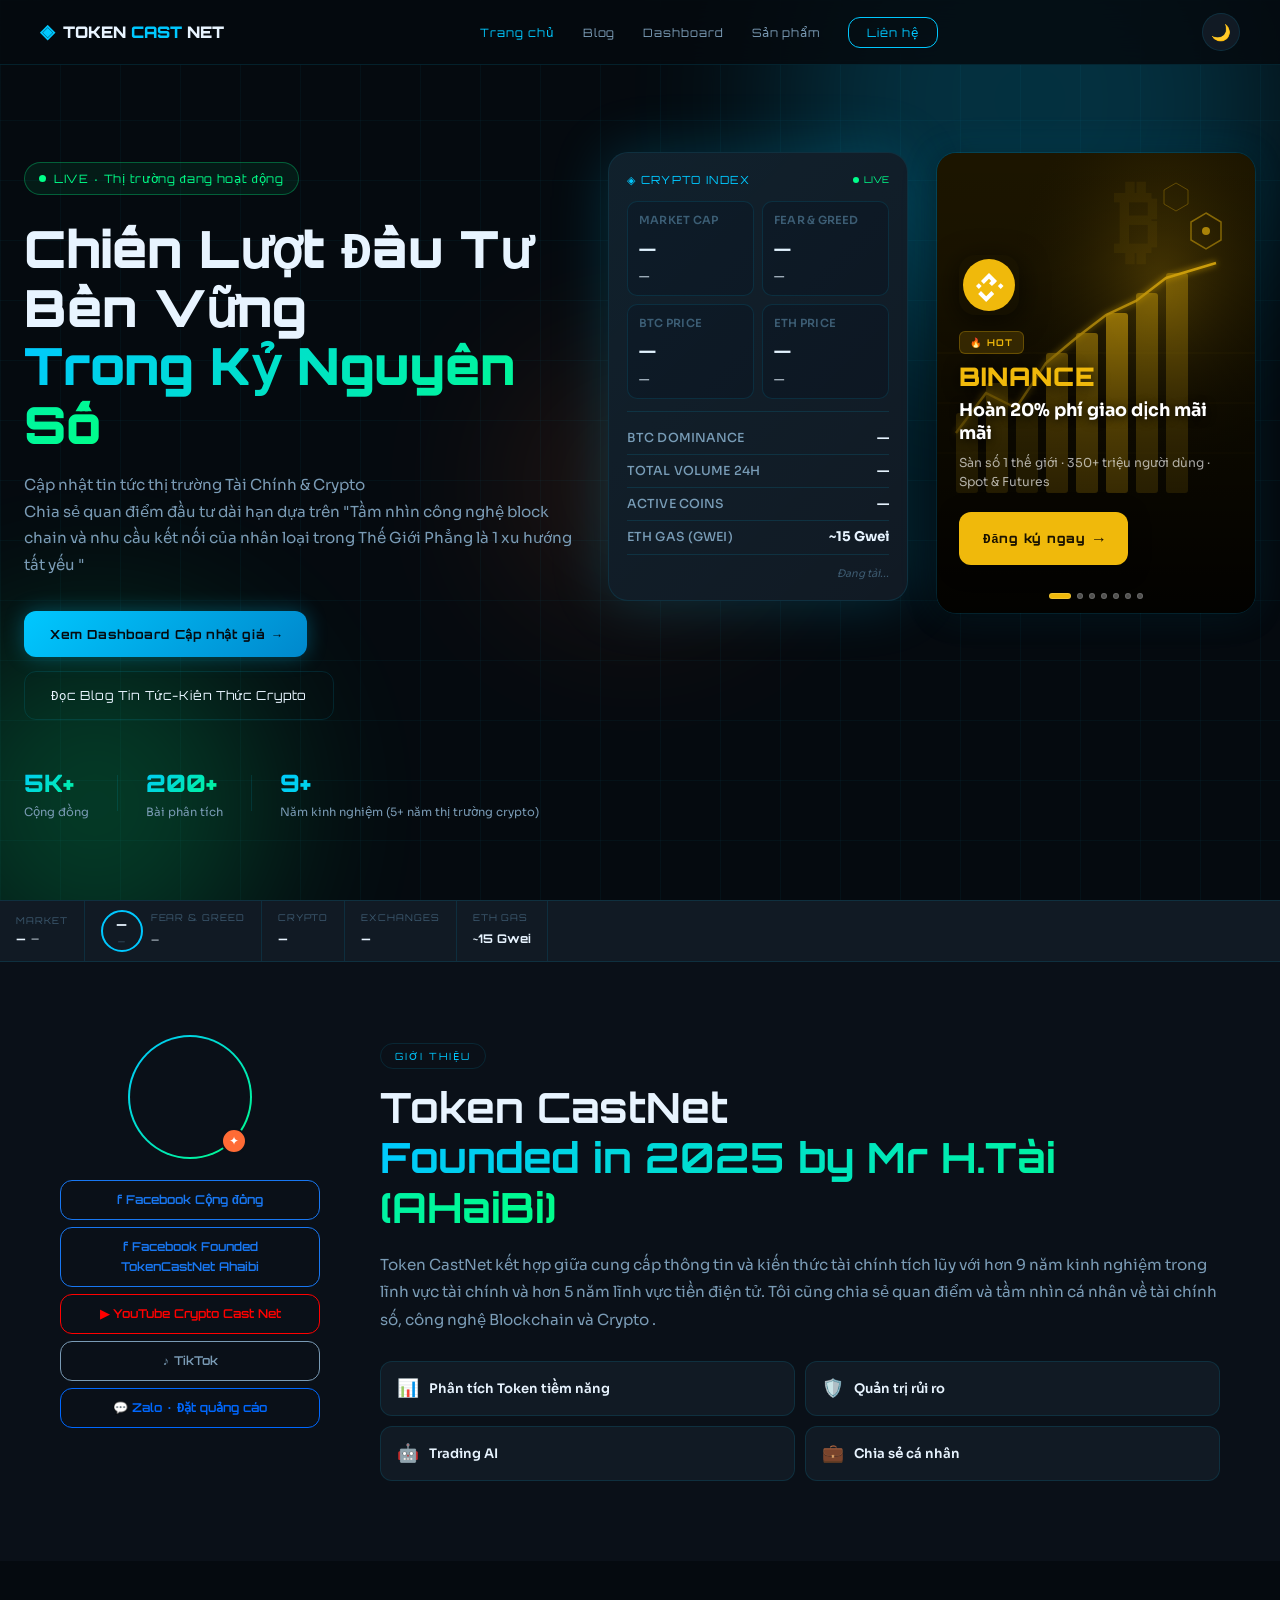
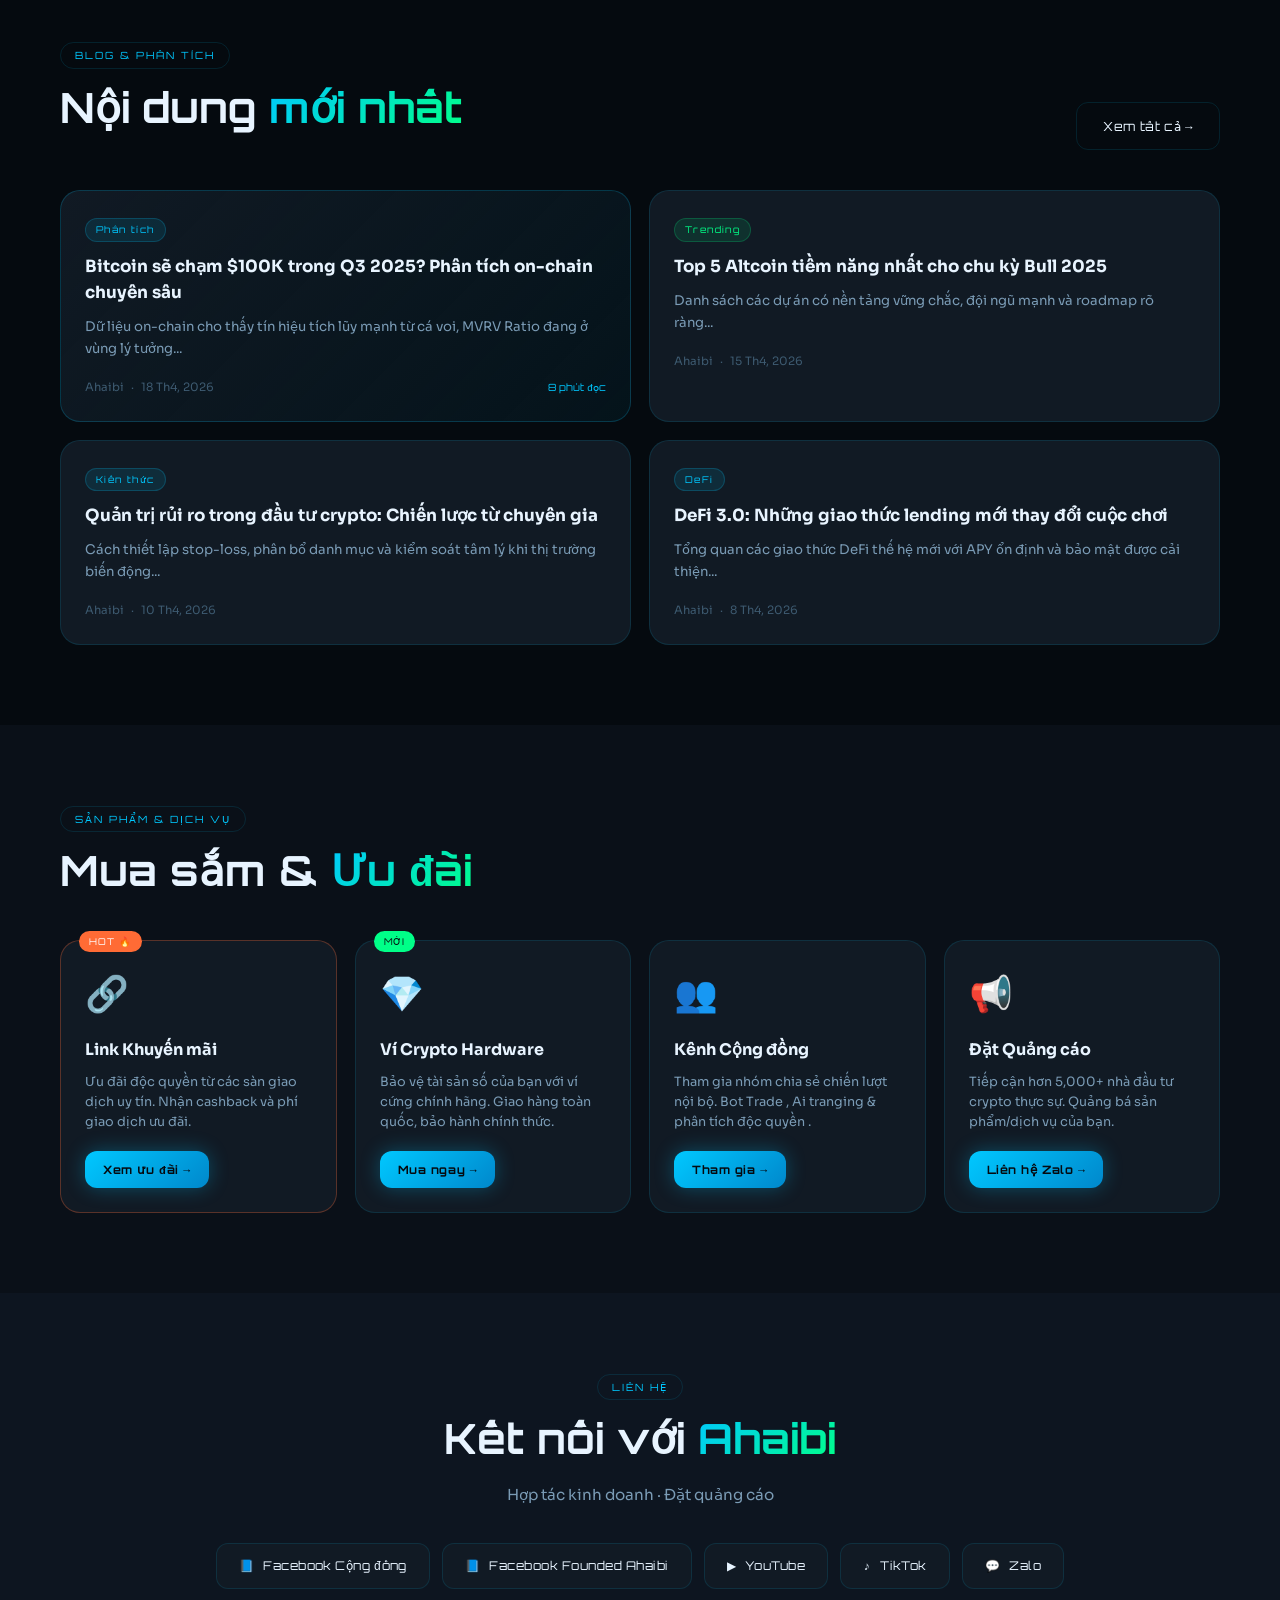
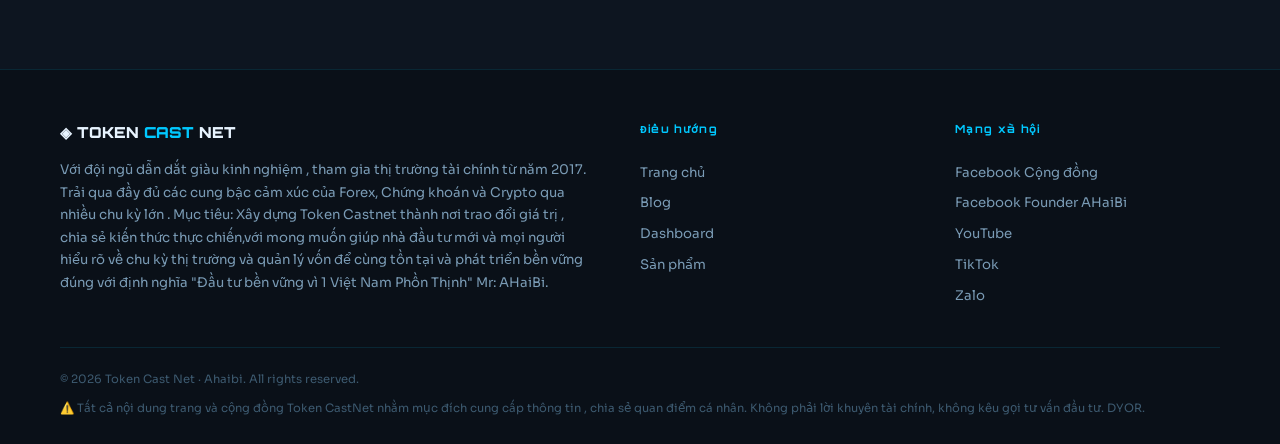
<file: index.html>
<!DOCTYPE html>
<html lang="vi">
<head>
  <meta charset="UTF-8" />
  <meta name="viewport" content="width=device-width, initial-scale=1.0" />
  <title>TOKEN CAST NET – Ahaibi | Tư vấn Tài chính & Crypto</title>
  <meta name="description" content="Chia sẻ kiến thức tài chính số, phân tích crypto chuyên sâu và tối ưu hóa danh mục đầu tư." />
  <link rel="icon" href="data:image/svg+xml,<svg xmlns='http://www.w3.org/2000/svg' viewBox='0 0 100 100'><text y='.9em' font-size='90'>🎯</text></svg>" />
  <link href="https://fonts.googleapis.com/css2?family=Orbitron:wght@400;700;900&family=Sora:wght@300;400;600&display=swap" rel="stylesheet" />
  <link rel="stylesheet" href="style.css" />
</head>
<body>

  <!-- ══ NAVBAR ══ -->
  <nav class="navbar" id="navbar">
    <div class="nav-inner">
      <a class="logo" href="index.html">
        <span class="logo-icon">◈</span>
        <span>TOKEN<span class="accent"> CAST</span> NET</span>
      </a>
      <ul class="nav-links" id="navLinks">
        <li><a href="index.html" class="active">Trang chủ</a></li>
        <li><a href="blog.html">Blog</a></li>
        <li><a href="dashboard.html">Dashboard</a></li>
        <li><a href="#products">Sản phẩm</a></li>
        <li><a href="#contact" class="btn-nav">Liên hệ</a></li>
      </ul>
      <!-- Theme toggle + hamburger -->
      <div style="display:flex;align-items:center;gap:6px;">
        <button class="theme-toggle" id="themeToggle" title="Đổi giao diện">🌙</button>
        <button class="hamburger" id="hamburger"><span></span><span></span><span></span></button>
      </div>
    </div>
  </nav>

  <!-- ══ HERO ══ -->
  <section class="hero">
    <div class="hero-grid-bg"></div>
    <div class="hero-orbs">
      <div class="orb orb1"></div>
      <div class="orb orb2"></div>
      <div class="orb orb3"></div>
    </div>

    <div class="hero-inner">
      <!-- LEFT: text content -->
      <div class="hero-content">
        <div class="hero-badge">
          <span class="dot"></span> LIVE · Thị trường đang hoạt động
        </div>
        <h1 class="hero-title">
          Chiến Lượt Đầu Tư Bền Vững<br/>
          <span class="gradient-text">Trong Kỷ Nguyên Số</span>
        </h1>
        <p class="hero-sub">
          Cập nhật tin tức thị trường Tài Chính & Crypto <br/>
          Chia sẻ quan điểm đầu tư dài hạn dựa trên  "Tầm nhìn công nghệ block chain và nhu cầu kết nối của nhân loại trong Thế Giới Phẳng là 1 xu hướng tất yếu " 
        </p>
        <div class="hero-cta">
          <a href="dashboard.html" class="btn-primary">Xem Dashboard Cập nhật giá <span>→</span></a>
          <a href="blog.html" class="btn-ghost">Đọc Blog Tin Tức-Kiến Thức Crypto</a>
        </div>
        <div class="hero-stats">
          <div class="stat">
            <span class="stat-num">5K+</span>
            <span class="stat-label">Cộng đồng</span>
          </div>
          <div class="stat-divider"></div>
          <div class="stat">
            <span class="stat-num">200+</span>
            <span class="stat-label">Bài phân tích</span>
          </div>
          <div class="stat-divider"></div>
          <div class="stat">
            <span class="stat-num">9+</span>
            <span class="stat-label">Năm kinh nghiệm (5+ năm thị trường crypto)</span>
          </div>
        </div>
      </div>

      <!-- MIDDLE: Crypto Index Card -->
      <div class="hero-mid-col">
        <div class="crypto-index-card">
          <div class="ci-header">
            <span class="ci-title">◈ CRYPTO INDEX</span>
            <span class="ci-live"><span class="ci-live-dot"></span>LIVE</span>
          </div>
          <div class="ci-metrics">
            <div class="ci-metric">
              <div class="ci-metric-label">MARKET CAP</div>
              <div class="ci-metric-val" id="idx-mcap">—</div>
              <div class="ci-metric-sub" id="idx-mcap-ch">—</div>
            </div>
            <div class="ci-metric">
              <div class="ci-metric-label">FEAR & GREED</div>
              <div class="ci-metric-val" id="idx-fgi-num">—</div>
              <div class="ci-metric-sub" id="idx-fgi-lbl">—</div>
            </div>
            <div class="ci-metric">
              <div class="ci-metric-label">BTC PRICE</div>
              <div class="ci-metric-val" id="idx-btc">—</div>
              <div class="ci-metric-sub" id="idx-btc-ch">—</div>
            </div>
            <div class="ci-metric">
              <div class="ci-metric-label">ETH PRICE</div>
              <div class="ci-metric-val" id="idx-eth">—</div>
              <div class="ci-metric-sub" id="idx-eth-ch">—</div>
            </div>
          </div>
          <div class="ci-divider"></div>
          <div class="ci-row">
            <span class="ci-row-label">BTC DOMINANCE</span>
            <span class="ci-row-val" id="idx-btcdom">—</span>
          </div>
          <div class="ci-row">
            <span class="ci-row-label">TOTAL VOLUME 24H</span>
            <span class="ci-row-val" id="idx-vol">—</span>
          </div>
          <div class="ci-row">
            <span class="ci-row-label">ACTIVE COINS</span>
            <span class="ci-row-val" id="idx-coins">—</span>
          </div>
          <div class="ci-row">
            <span class="ci-row-label">ETH GAS (GWEI)</span>
            <span class="ci-row-val" id="idx-gas">—</span>
          </div>
          <div class="ci-updated" id="idx-updated">Đang tải...</div>
        </div>
      </div>

      <!-- RIGHT: Large Ad Banner (vị trí số 2) -->
      <!-- ═══════════════════════════════════════════
           AD BANNER – CASHBACK SÀN GIAO DỊCH
           HƯỚNG DẪN ĐỔI LINK AFFILIATE:
           Tìm const ADS_DATA trong thẻ <script>
           Sửa trường link: "#" → link của bạn
      ═══════════════════════════════════════════ -->
      <div class="hero-ad-col">
        <div class="ad-banner-wrap" id="adBanner">
          <div class="ad-dots" id="adDots"></div>
        </div>
      </div>

    </div><!-- /hero-inner -->
  </section>

  <!-- ══ INDEX BAR (live ticker + global metrics) ══ -->
  <div class="index-bar" id="indexBar">
    <div class="index-bar-static">
      <div class="ib-segment">
        <div>
          <div class="ib-label">MARKET</div>
          <div style="display:flex;align-items:center;gap:5px;">
            <span class="ib-val" id="ib-mcap">—</span>
            <span class="ib-ch" id="ib-mcap-ch">—</span>
          </div>
        </div>
      </div>
      <div class="ib-segment">
        <div class="fgi-ring" id="ib-fgi-ring">
          <span class="fgi-num" id="ib-fgi-num">—</span>
          <span class="fgi-label" id="ib-fgi-lbl">—</span>
        </div>
        <div>
          <div class="ib-label">FEAR & GREED</div>
          <span class="ib-ch" id="ib-fgi-ch" style="font-family:var(--font-head);font-size:0.62rem;">—</span>
        </div>
      </div>
      <div class="ib-segment">
        <div>
          <div class="ib-label">CRYPTO</div>
          <span class="ib-val" id="ib-coins">—</span>
        </div>
      </div>
      <div class="ib-segment">
        <div>
          <div class="ib-label">EXCHANGES</div>
          <span class="ib-val" id="ib-exchanges">—</span>
        </div>
      </div>
      <div class="ib-segment">
        <div>
          <div class="ib-label">ETH GAS</div>
          <span class="ib-val" id="ib-gas">—</span>
        </div>
      </div>
      <div class="ib-ticker-wrap">
        <div class="ib-ticker" id="ibTicker"></div>
      </div>
    </div>
  </div>

  <!-- ══ ABOUT ══ -->
  <section class="section about-section" id="about">
    <div class="container">
      <div class="about-grid">
        <div class="about-left">
          <div class="avatar-wrap">
            <div class="avatar-ring"></div>
            <div class="avatar-inner">AH</div>
            <div class="avatar-badge">✦</div>
          </div>
          <div class="social-stack">
            <a href="#" class="soc-btn fb">f Facebook Cộng đồng</a>
            <a href="#" class="soc-btn fb2">f Facebook Founded TokenCastNet Ahaibi</a>
            <a href=" https://www.facebook.com/share/1B17x4hmqr/" class="soc-btn yt">▶ YouTube Crypto Cast Net</a>
            <a href="#" class="soc-btn tt">♪ TikTok</a>
            <a href="#" class="soc-btn zl">💬 Zalo · Đặt quảng cáo</a>
          </div>
        </div>
        <div class="about-right">
          <div class="section-tag">GIỚI THIỆU</div>
          <h2 class="section-title">Token CastNet<br/><span class="gradient-text">Founded in 2025 by Mr H.Tài (AHaiBi)</span></h2>
          <p class="about-desc">
            Token CastNet kết hợp giữa cung cấp thông tin và kiến thức tài chính tích lũy với hơn 9 năm kinh nghiệm trong lĩnh vực tài chính và hơn 5 năm lĩnh vực tiền điện tử. Tôi cũng chia sẻ quan điểm và tầm nhìn cá nhân về tài chính số, công nghệ Blockchain và Crypto .
          </p>
          <div class="skills-grid">
            <div class="skill-item"><span class="skill-icon">📊</span><span>Phân tích Token tiềm năng </span></div>
            <div class="skill-item"><span class="skill-icon">🛡️</span><span>Quản trị rủi ro</span></div>
            <div class="skill-item"><span class="skill-icon">🤖</span><span>Trading AI</span></div>
            <div class="skill-item"><span class="skill-icon">💼</span><span>Chia sẻ cá nhân</span></div>
          </div>
        </div>
      </div>
    </div>
  </section>

  <!-- ══ BLOG POSTS ══ -->
  <section class="section" id="blog">
    <div class="container">
      <div class="section-header">
        <div>
          <div class="section-tag">BLOG & PHÂN TÍCH</div>
          <h2 class="section-title">Nội dung <span class="gradient-text">mới nhất</span></h2>
        </div>
        <a href="blog.html" class="btn-ghost">Xem tất cả →</a>
      </div>
      <div class="blog-grid">
        <article class="blog-card featured">
          <div class="blog-tag">Phân tích</div>
          <h3>Bitcoin sẽ chạm $100K trong Q3 2025? Phân tích on-chain chuyên sâu</h3>
          <p>Dữ liệu on-chain cho thấy tín hiệu tích lũy mạnh từ cá voi, MVRV Ratio đang ở vùng lý tưởng...</p>
          <div class="blog-meta"><span>Ahaibi</span><span>·</span><span>18 Th4, 2026</span><span class="blog-read">8 phút đọc</span></div>
        </article>
        <article class="blog-card">
          <div class="blog-tag trending">Trending</div>
          <h3>Top 5 Altcoin tiềm năng nhất cho chu kỳ Bull 2025</h3>
          <p>Danh sách các dự án có nền tảng vững chắc, đội ngũ mạnh và roadmap rõ ràng...</p>
          <div class="blog-meta"><span>Ahaibi</span><span>·</span><span>15 Th4, 2026</span></div>
        </article>
        <article class="blog-card">
          <div class="blog-tag">Kiến thức</div>
          <h3>Quản trị rủi ro trong đầu tư crypto: Chiến lược từ chuyên gia</h3>
          <p>Cách thiết lập stop-loss, phân bổ danh mục và kiểm soát tâm lý khi thị trường biến động...</p>
          <div class="blog-meta"><span>Ahaibi</span><span>·</span><span>10 Th4, 2026</span></div>
        </article>
        <article class="blog-card">
          <div class="blog-tag">DeFi</div>
          <h3>DeFi 3.0: Những giao thức lending mới thay đổi cuộc chơi</h3>
          <p>Tổng quan các giao thức DeFi thế hệ mới với APY ổn định và bảo mật được cải thiện...</p>
          <div class="blog-meta"><span>Ahaibi</span><span>·</span><span>8 Th4, 2026</span></div>
        </article>
      </div>
    </div>
  </section>

  <!-- ══ PRODUCTS ══ -->
  <section class="section products-section" id="products">
    <div class="container">
      <div class="section-tag">SẢN PHẨM & DỊCH VỤ</div>
      <h2 class="section-title">Mua sắm & <span class="gradient-text">Ưu đãi</span></h2>
      <div class="products-grid">
        <div class="product-card promo">
          <div class="product-badge">HOT 🔥</div>
          <div class="product-icon">🔗</div>
          <h3>Link Khuyến mãi</h3>
          <p>Ưu đãi độc quyền từ các sàn giao dịch uy tín. Nhận cashback và phí giao dịch ưu đãi.</p>
          <a href="#" class="btn-primary small">Xem ưu đãi →</a>
        </div>
        <div class="product-card wallet">
          <div class="product-badge new">MỚI</div>
          <div class="product-icon">💎</div>
          <h3>Ví Crypto Hardware</h3>
          <p>Bảo vệ tài sản số của bạn với ví cứng chính hãng. Giao hàng toàn quốc, bảo hành chính thức.</p>
          <a href="#" class="btn-primary small">Mua ngay →</a>
        </div>
        <div class="product-card community">
          <div class="product-icon">👥</div>
          <h3>Kênh Cộng đồng </h3>
          <p>Tham gia nhóm chia sẻ chiến lượt nội bộ. Bot Trade , Ai tranging & phân tích độc quyền .</p>
          <a href="#" class="btn-primary small">Tham gia →</a>
        </div>
        <div class="product-card ads">
          <div class="product-icon">📢</div>
          <h3>Đặt Quảng cáo</h3>
          <p>Tiếp cận hơn 5,000+ nhà đầu tư crypto thực sự. Quảng bá sản phẩm/dịch vụ của bạn.</p>
          <a href="#" class="btn-primary small">Liên hệ Zalo →</a>
        </div>
      </div>
    </div>
  </section>

  <!-- ══ CONTACT ══ -->
  <section class="section contact-section" id="contact">
    <div class="container">
      <div class="contact-wrap">
        <div class="section-tag">LIÊN HỆ</div>
        <h2 class="section-title">Kết nối với <span class="gradient-text">Ahaibi</span></h2>
        <p class="contact-sub"> Hợp tác kinh doanh · Đặt quảng cáo</p>
        <div class="contact-links">
          <a href="#" class="contact-btn"><span>📘</span> Facebook Cộng đồng</a>
          <a href="#" class="contact-btn"><span>📘</span> Facebook Founded Ahaibi</a>
          <a href="#" class="contact-btn yt"><span>▶</span> YouTube</a>
          <a href="#" class="contact-btn tk"><span>♪</span> TikTok</a>
          <a href="#" class="contact-btn zl"><span>💬</span> Zalo</a>
        </div>
      </div>
    </div>
  </section>

  <!-- ══ FOOTER ══ -->
  <footer class="footer">
    <div class="container">
      <div class="footer-top">
        <div class="footer-brand">
          <span class="logo">◈ TOKEN <span class="accent">CAST</span> NET</span>
          <p>Với đội ngũ dẫn dắt  giàu kinh nghiệm , tham gia thị trường tài chính từ năm 2017. Trải qua đầy đủ các cung bậc cảm xúc của Forex, Chứng khoán và Crypto qua nhiều chu kỳ lớn .
Mục tiêu: Xây dựng Token Castnet thành nơi trao đổi giá trị , chia sẻ kiến thức thực chiến,với mong muốn giúp nhà đầu tư mới và mọi người hiểu rõ về chu kỳ thị trường và quản lý vốn để cùng tồn tại và phát triển bền vững đúng với định nghĩa "Đầu tư bền vững vì 1 Việt Nam Phồn Thịnh" Mr: AHaiBi.</p>
        </div>
        <div class="footer-links">
          <h4>Điều hướng</h4>
          <a href="index.html">Trang chủ</a>
          <a href="blog.html">Blog</a>
          <a href="dashboard.html">Dashboard</a>
          <a href="#products">Sản phẩm</a>
        </div>
        <div class="footer-links">
          <h4>Mạng xã hội</h4>
          <a href="#">Facebook Cộng đồng</a>
          <a href="#">Facebook Founder AHaiBi</a>
          <a href="#">YouTube</a>
          <a href="#">TikTok</a>
          <a href="#">Zalo</a>
        </div>
      </div>
      <div class="footer-bottom">
        <span>© 2026 Token Cast Net · Ahaibi. All rights reserved.</span>
        <span>⚠️ Tất cả nội dung trang và cộng đồng Token CastNet nhằm mục đích cung cấp thông tin , chia sẻ quan điểm cá nhân. Không phải lời khuyên tài chính, không kêu gọi tư vấn đầu tư. DYOR.</span>
      </div>
    </div>
  </footer>

<script src="main.js"></script>
<script>
// ═══════════════════════════════════════════════════
//  TOKEN CAST NET · index.js
//  1. Theme toggle (dark/light + localStorage)
//  2. Ad banner slider
//  3. Crypto Index Card (CoinGecko + Binance WS)
//  4. Index bar (live ticker)
// ═══════════════════════════════════════════════════

// ── 1. THEME TOGGLE ─────────────────────────────
const THEME_KEY = "tcn_theme";
const themeBtn  = document.getElementById("themeToggle");

function applyTheme(theme) {
  if (theme === "light") {
    document.body.classList.add("light");
    themeBtn.textContent = "☀️";
  } else {
    document.body.classList.remove("light");
    themeBtn.textContent = "🌙";
  }
  localStorage.setItem(THEME_KEY, theme);
}

// Load saved theme
applyTheme(localStorage.getItem(THEME_KEY) || "dark");

themeBtn.addEventListener("click", () => {
  applyTheme(document.body.classList.contains("light") ? "dark" : "light");
});

// ── 2. AD BANNER DATA ───────────────────────────
// ══════════════════════════════════════════════════
// HƯỚNG DẪN CHỈNH SỬA:
// - "link" : thay "#" bằng link affiliate của bạn
// - "tag"  : nhãn nhỏ phía trên (HOT / NEW / VN / v.v.)
// - "offer": dòng chữ lớn chính
// - "sub"  : mô tả phụ bên dưới
// Thêm sàn: copy 1 object {} và paste cuối mảng
// ══════════════════════════════════════════════════
const ADS_DATA = [
  {
    // SVG logo Binance (vòng tròn vàng + B)
    logoSvg: `<svg viewBox="0 0 48 48" width="52" height="52" xmlns="http://www.w3.org/2000/svg">
      <circle cx="24" cy="24" r="24" fill="#F0B90B"/>
      <path fill="#fff" d="M16.6 20.4l7.4-7.4 7.4 7.4-2.6 2.6-4.8-4.8-4.8 4.8zm-4.6 4.6 2.6-2.6 2.6 2.6-2.6 2.6zm4.6 4.6 4.8 4.8 4.8-4.8 2.6 2.6-7.4 7.4-7.4-7.4zm15.6-4.6 2.6-2.6 2.6 2.6-2.6 2.6zm-5.5 0-2.7-2.7 2.7-2.7 2.7 2.7z"/>
    </svg>`,
    exchange: "BINANCE",
    tag:      "🔥 HOT",
    tagColor: "#F0B90B",
    offer:    "Hoàn 20% phí giao dịch mãi mãi",
    sub:      "Sàn số 1 thế giới · 350+ triệu người dùng · Spot & Futures",
    cta:      "Đăng ký ngay",
    link:     "#",   // ← LINK AFFILIATE BINANCE
    bg_dark:  "linear-gradient(135deg,#1C1500 0%,#2E2000 60%,#1C1500 100%)",
    bg_light: "linear-gradient(135deg,#FFFBEA 0%,#FFF3C4 100%)",
    border:   "#F0B90B55",
    accent:   "#F0B90B",
    ctaColor: "#1A1200",
  },
  {
    logoSvg: `<svg viewBox="0 0 48 48" width="52" height="52" xmlns="http://www.w3.org/2000/svg">
      <circle cx="24" cy="24" r="24" fill="#000"/>
      <text x="50%" y="54%" dominant-baseline="middle" text-anchor="middle" fill="white" font-size="20" font-weight="900" font-family="Arial">OKX</text>
    </svg>`,
    exchange: "OKX",
    tag:      "⚡ TOP 3",
    tagColor: "#A0A0A0",
    offer:    "Giảm 20% phí + Thưởng $10 tân thủ",
    sub:      "300M+ người dùng · Web3 Wallet · DeFi & OTC thị trường sâu",
    cta:      "Nhận ưu đãi",
    link:     "#",   // ← LINK AFFILIATE OKX
    bg_dark:  "linear-gradient(135deg,#0D0D0D 0%,#1A1A1A 100%)",
    bg_light: "linear-gradient(135deg,#F5F5F5 0%,#E8E8E8 100%)",
    border:   "#FFFFFF33",
    accent:   "#E0E0E0",
    ctaColor: "#000000",
  },
  {
    logoSvg: `<svg viewBox="0 0 48 48" width="52" height="52" xmlns="http://www.w3.org/2000/svg">
      <circle cx="24" cy="24" r="24" fill="#2775CA"/>
      <text x="50%" y="54%" dominant-baseline="middle" text-anchor="middle" fill="white" font-size="13" font-weight="900" font-family="Arial">BYBIT</text>
    </svg>`,
    exchange: "BYBIT",
    tag:      "💎 VIP",
    tagColor: "#2775CA",
    offer:    "Cashback 30% phí + Thưởng $30,000 USDT",
    sub:      "Futures thanh khoản cao nhất · Copy Trade · Launchpad độc quyền",
    cta:      "Claim ngay",
    link:     "#",   // ← LINK AFFILIATE BYBIT
    bg_dark:  "linear-gradient(135deg,#001228 0%,#001E42 100%)",
    bg_light: "linear-gradient(135deg,#EAF2FF 0%,#D4E8FF 100%)",
    border:   "#2775CA55",
    accent:   "#3D8EF0",
    ctaColor: "#fff",
  },
  {
    logoSvg: `<svg viewBox="0 0 48 48" width="52" height="52" xmlns="http://www.w3.org/2000/svg">
      <circle cx="24" cy="24" r="24" fill="#00CDD7"/>
      <text x="50%" y="54%" dominant-baseline="middle" text-anchor="middle" fill="white" font-size="10" font-weight="900" font-family="Arial">BITGET</text>
    </svg>`,
    exchange: "BITGET",
    tag:      "🚀 NEW",
    tagColor: "#00CDD7",
    offer:    "Hoàn 20% phí + Bonus $100 USDT",
    sub:      "Copy Trade #1 thế giới · 800+ coin · 20M người dùng",
    cta:      "Tham gia",
    link:     "#",   // ← LINK AFFILIATE BITGET
    bg_dark:  "linear-gradient(135deg,#001618 0%,#002428 100%)",
    bg_light: "linear-gradient(135deg,#E6FEFF 0%,#C8FBFF 100%)",
    border:   "#00CDD755",
    accent:   "#00CDD7",
    ctaColor: "#001618",
  },
  {
    logoSvg: `<svg viewBox="0 0 48 48" width="52" height="52" xmlns="http://www.w3.org/2000/svg">
      <circle cx="24" cy="24" r="24" fill="#22AC38"/>
      <text x="50%" y="54%" dominant-baseline="middle" text-anchor="middle" fill="white" font-size="10" font-weight="900" font-family="Arial">KuCoin</text>
    </svg>`,
    exchange: "KUCOIN",
    tag:      "🌿 EARN",
    tagColor: "#22AC38",
    offer:    "Hoàn 20% phí · Staking APY 15%+",
    sub:      "800+ altcoin · Lending · P2P · Bot giao dịch tự động",
    cta:      "Mở tài khoản",
    link:     "#",   // ← LINK AFFILIATE KUCOIN
    bg_dark:  "linear-gradient(135deg,#001A04 0%,#002808 100%)",
    bg_light: "linear-gradient(135deg,#EAFFF0 0%,#D0FFD8 100%)",
    border:   "#22AC3855",
    accent:   "#22AC38",
    ctaColor: "#001A04",
  },
  {
    logoSvg: `<svg viewBox="0 0 48 48" width="52" height="52" xmlns="http://www.w3.org/2000/svg">
      <circle cx="24" cy="24" r="24" fill="#1652F0"/>
      <text x="50%" y="54%" dominant-baseline="middle" text-anchor="middle" fill="white" font-size="11" font-weight="900" font-family="Arial">BingX</text>
    </svg>`,
    exchange: "BINGX",
    tag:      "📈 COPY",
    tagColor: "#1652F0",
    offer:    "Hoàn 25% phí + $100 cho người mới",
    sub:      "Social Trading · Copy Trade thông minh · 1000+ cặp giao dịch",
    cta:      "Đăng ký",
    link:     "#",   // ← LINK AFFILIATE BINGX
    bg_dark:  "linear-gradient(135deg,#000D24 0%,#001440 100%)",
    bg_light: "linear-gradient(135deg,#EAF0FF 0%,#D4E2FF 100%)",
    border:   "#1652F055",
    accent:   "#4D7FF5",
    ctaColor: "#fff",
  },
  {
    logoSvg: `<svg viewBox="0 0 48 48" width="52" height="52" xmlns="http://www.w3.org/2000/svg">
      <circle cx="24" cy="24" r="24" fill="#D0021B"/>
      <text x="24" y="20" text-anchor="middle" fill="white" font-size="9" font-weight="900" font-family="Arial">🇻🇳</text>
      <text x="24" y="34" text-anchor="middle" fill="white" font-size="10" font-weight="900" font-family="Arial">CAEX</text>
    </svg>`,
    exchange: "CAEX",
    tag:      "🇻🇳 VIỆT NAM",
    tagColor: "#FF6B6B",
    offer:    "Phí 0% tháng đầu · Nạp rút VNĐ siêu nhanh",
    sub:      "Sàn Việt uy tín · Hỗ trợ 24/7 tiếng Việt · KYC dễ dàng",
    cta:      "Thử ngay miễn phí",
    link:     "#",   // ← LINK CAEX
    bg_dark:  "linear-gradient(135deg,#200005 0%,#300008 100%)",
    bg_light: "linear-gradient(135deg,#FFF0F0 0%,#FFE0E0 100%)",
    border:   "#D0021B55",
    accent:   "#FF4444",
    ctaColor: "#fff",
  },
];

let adCurrent = 0;
let adTimer   = null;
const adBanner = document.getElementById("adBanner");
const adDots   = document.getElementById("adDots");

function isLight() { return document.body.classList.contains("light"); }

// ── FUTURISTIC SVG ART per exchange ──────────────
function getAdArt(ad) {
  const c = ad.accent;
  const arts = {
    BINANCE: `<svg width="100%" height="100%" viewBox="0 0 320 460" xmlns="http://www.w3.org/2000/svg" preserveAspectRatio="xMidYMid slice">
      <defs>
        <radialGradient id="bg1" cx="70%" cy="30%"><stop offset="0%" stop-color="${c}" stop-opacity="0.25"/><stop offset="100%" stop-color="#000" stop-opacity="0"/></radialGradient>
        <filter id="glow1"><feGaussianBlur stdDeviation="3" result="blur"/><feMerge><feMergeNode in="blur"/><feMergeNode in="SourceGraphic"/></feMerge></filter>
      </defs>
      <rect width="320" height="460" fill="#1C1500"/>
      <rect width="320" height="460" fill="url(#bg1)"/>
      <!-- Chart bars -->
      <rect x="20" y="260" width="22" height="80" rx="3" fill="${c}" opacity="0.35"/>
      <rect x="50" y="230" width="22" height="110" rx="3" fill="${c}" opacity="0.45"/>
      <rect x="80" y="250" width="22" height="90" rx="3" fill="${c}" opacity="0.35"/>
      <rect x="110" y="200" width="22" height="140" rx="3" fill="${c}" opacity="0.55"/>
      <rect x="140" y="180" width="22" height="160" rx="3" fill="${c}" opacity="0.65"/>
      <rect x="170" y="160" width="22" height="180" rx="3" fill="${c}" opacity="0.75"/>
      <rect x="200" y="140" width="22" height="200" rx="3" fill="${c}" opacity="0.5"/>
      <rect x="230" y="120" width="22" height="220" rx="3" fill="${c}" opacity="0.4"/>
      <!-- Grid lines -->
      <line x1="0" y1="200" x2="320" y2="200" stroke="${c}" stroke-opacity="0.08" stroke-width="1"/>
      <line x1="0" y1="250" x2="320" y2="250" stroke="${c}" stroke-opacity="0.08" stroke-width="1"/>
      <line x1="0" y1="300" x2="320" y2="300" stroke="${c}" stroke-opacity="0.08" stroke-width="1"/>
      <!-- Price line -->
      <polyline points="20,280 50,240 80,255 110,210 140,185 170,162 200,148 230,125 280,110" fill="none" stroke="${c}" stroke-width="2.5" stroke-opacity="0.9" filter="url(#glow1)"/>
      <!-- Hexagons (blockchain nodes) -->
      <polygon points="270,60 285,69 285,87 270,96 255,87 255,69" fill="none" stroke="${c}" stroke-width="1.5" stroke-opacity="0.5"/>
      <polygon points="240,30 252,37 252,51 240,58 228,51 228,37" fill="none" stroke="${c}" stroke-width="1" stroke-opacity="0.3"/>
      <circle cx="270" cy="78" r="4" fill="${c}" opacity="0.7"/>
      <!-- Bitcoin symbol large faded -->
      <text x="200" y="100" font-family="Arial" font-size="90" font-weight="900" fill="${c}" opacity="0.06" text-anchor="middle">₿</text>
    </svg>`,

    OKX: `<svg width="100%" height="100%" viewBox="0 0 320 460" xmlns="http://www.w3.org/2000/svg" preserveAspectRatio="xMidYMid slice">
      <rect width="320" height="460" fill="#0A0A0A"/>
      <defs><radialGradient id="bg2" cx="50%" cy="40%"><stop offset="0%" stop-color="#555" stop-opacity="0.18"/><stop offset="100%" stop-color="#000" stop-opacity="0"/></radialGradient></defs>
      <rect width="320" height="460" fill="url(#bg2)"/>
      <!-- Grid matrix -->
      ${Array.from({length:8},(_,i)=>`<line x1="${i*46}" y1="0" x2="${i*46}" y2="460" stroke="#fff" stroke-opacity="0.03" stroke-width="1"/>`).join('')}
      ${Array.from({length:10},(_,i)=>`<line x1="0" y1="${i*46}" x2="320" y2="${i*46}" stroke="#fff" stroke-opacity="0.03" stroke-width="1"/>`).join('')}
      <!-- OKX cubes -->
      <rect x="220" y="30" width="40" height="40" rx="4" fill="none" stroke="#fff" stroke-width="1.5" stroke-opacity="0.25"/>
      <rect x="230" y="40" width="40" height="40" rx="4" fill="none" stroke="#fff" stroke-width="1" stroke-opacity="0.15"/>
      <!-- Candlesticks -->
      <line x1="30" y1="150" x2="30" y2="320" stroke="#fff" stroke-opacity="0.15" stroke-width="1"/>
      <rect x="24" y="200" width="12" height="60" rx="2" fill="#fff" opacity="0.25"/>
      <line x1="60" y1="180" x2="60" y2="300" stroke="#fff" stroke-opacity="0.15" stroke-width="1"/>
      <rect x="54" y="220" width="12" height="40" rx="2" fill="#e74c3c" opacity="0.5"/>
      <line x1="90" y1="170" x2="90" y2="310" stroke="#fff" stroke-opacity="0.15" stroke-width="1"/>
      <rect x="84" y="200" width="12" height="70" rx="2" fill="#fff" opacity="0.25"/>
      <line x1="120" y1="160" x2="120" y2="290" stroke="#fff" stroke-opacity="0.15" stroke-width="1"/>
      <rect x="114" y="190" width="12" height="60" rx="2" fill="#e74c3c" opacity="0.5"/>
      <line x1="150" y1="140" x2="150" y2="280" stroke="#fff" stroke-opacity="0.15" stroke-width="1"/>
      <rect x="144" y="170" width="12" height="80" rx="2" fill="#fff" opacity="0.35"/>
      <text x="160" y="120" font-family="Arial" font-size="80" font-weight="900" fill="#fff" opacity="0.04" text-anchor="middle">OKX</text>
    </svg>`,

    BYBIT: `<svg width="100%" height="100%" viewBox="0 0 320 460" xmlns="http://www.w3.org/2000/svg" preserveAspectRatio="xMidYMid slice">
      <defs>
        <linearGradient id="byg" x1="0%" y1="0%" x2="100%" y2="100%">
          <stop offset="0%" stop-color="#001228"/><stop offset="100%" stop-color="#002855"/>
        </linearGradient>
        <filter id="glow3"><feGaussianBlur stdDeviation="4"/></filter>
      </defs>
      <rect width="320" height="460" fill="url(#byg)"/>
      <!-- Glow orb -->
      <circle cx="200" cy="120" r="80" fill="${c}" opacity="0.12" filter="url(#glow3)"/>
      <!-- Circuit board lines -->
      <path d="M40,100 L100,100 L100,150 L160,150 L160,200" stroke="${c}" stroke-width="1.5" stroke-opacity="0.3" fill="none"/>
      <circle cx="100" cy="100" r="4" fill="${c}" opacity="0.6"/>
      <circle cx="160" cy="150" r="4" fill="${c}" opacity="0.6"/>
      <path d="M200,80 L200,130 L260,130 L260,180" stroke="${c}" stroke-width="1.5" stroke-opacity="0.25" fill="none"/>
      <circle cx="200" cy="130" r="4" fill="${c}" opacity="0.5"/>
      <!-- Ascending chart -->
      <polyline points="20,380 60,350 100,330 140,300 180,265 220,230 265,195 290,170" fill="none" stroke="${c}" stroke-width="3" stroke-opacity="0.85"/>
      <polyline points="20,380 60,350 100,330 140,300 180,265 220,230 265,195 290,170 290,460 20,460" fill="${c}" fill-opacity="0.08"/>
      <!-- Triangle/arrow motif -->
      <polygon points="260,60 290,100 230,100" fill="none" stroke="${c}" stroke-width="2" stroke-opacity="0.4"/>
      <text x="160" y="220" font-family="Arial" font-size="70" font-weight="900" fill="${c}" opacity="0.05" text-anchor="middle">BYBIT</text>
    </svg>`,

    BITGET: `<svg width="100%" height="100%" viewBox="0 0 320 460" xmlns="http://www.w3.org/2000/svg" preserveAspectRatio="xMidYMid slice">
      <defs>
        <radialGradient id="btg" cx="50%" cy="30%">
          <stop offset="0%" stop-color="${c}" stop-opacity="0.2"/>
          <stop offset="100%" stop-color="#001618" stop-opacity="0"/>
        </radialGradient>
      </defs>
      <rect width="320" height="460" fill="#001618"/>
      <rect width="320" height="460" fill="url(#btg)"/>
      <!-- Copy trade arrows -->
      <path d="M240,80 Q280,120 240,160" stroke="${c}" stroke-width="2" fill="none" stroke-opacity="0.5"/>
      <polygon points="245,155 235,170 255,170" fill="${c}" opacity="0.5"/>
      <path d="M200,90 Q240,130 200,170" stroke="${c}" stroke-width="1.5" fill="none" stroke-opacity="0.3"/>
      <!-- Network nodes -->
      <circle cx="80" cy="120" r="8" fill="${c}" opacity="0.5"/>
      <circle cx="140" cy="90" r="6" fill="${c}" opacity="0.35"/>
      <circle cx="180" cy="140" r="5" fill="${c}" opacity="0.3"/>
      <line x1="80" y1="120" x2="140" y2="90" stroke="${c}" stroke-opacity="0.25" stroke-width="1.5"/>
      <line x1="140" y1="90" x2="180" y2="140" stroke="${c}" stroke-opacity="0.2" stroke-width="1.5"/>
      <line x1="80" y1="120" x2="180" y2="140" stroke="${c}" stroke-opacity="0.15" stroke-width="1"/>
      <!-- Price wave -->
      <path d="M10,300 Q50,260 90,280 T170,250 T250,220 T310,190" stroke="${c}" stroke-width="2.5" fill="none" stroke-opacity="0.7"/>
      <text x="160" y="210" font-family="Arial" font-size="55" font-weight="900" fill="${c}" opacity="0.06" text-anchor="middle">BITGET</text>
    </svg>`,

    KUCOIN: `<svg width="100%" height="100%" viewBox="0 0 320 460" xmlns="http://www.w3.org/2000/svg" preserveAspectRatio="xMidYMid slice">
      <defs>
        <radialGradient id="kcg" cx="40%" cy="35%">
          <stop offset="0%" stop-color="${c}" stop-opacity="0.22"/>
          <stop offset="100%" stop-color="#001A04" stop-opacity="0"/>
        </radialGradient>
      </defs>
      <rect width="320" height="460" fill="#001A04"/>
      <rect width="320" height="460" fill="url(#kcg)"/>
      <!-- Leaves/organic shapes -->
      <ellipse cx="260" cy="80" rx="40" ry="20" transform="rotate(-30 260 80)" fill="${c}" opacity="0.12"/>
      <ellipse cx="270" cy="60" rx="30" ry="15" transform="rotate(-30 270 60)" fill="${c}" opacity="0.08"/>
      <!-- Yield bars -->
      <rect x="30" y="180" width="18" height="160" rx="9" fill="${c}" opacity="0.15"/>
      <rect x="60" y="160" width="18" height="180" rx="9" fill="${c}" opacity="0.2"/>
      <rect x="90" y="140" width="18" height="200" rx="9" fill="${c}" opacity="0.25"/>
      <rect x="120" y="120" width="18" height="220" rx="9" fill="${c}" opacity="0.35"/>
      <rect x="150" y="100" width="18" height="240" rx="9" fill="${c}" opacity="0.45"/>
      <rect x="180" y="90" width="18" height="250" rx="9" fill="${c}" opacity="0.4"/>
      <!-- % sign -->
      <text x="260" y="200" font-family="Arial" font-size="100" font-weight="900" fill="${c}" opacity="0.08" text-anchor="middle">%</text>
      <text x="160" y="360" font-family="Arial" font-size="50" font-weight="900" fill="${c}" opacity="0.05" text-anchor="middle">KUCOIN</text>
    </svg>`,

    BINGX: `<svg width="100%" height="100%" viewBox="0 0 320 460" xmlns="http://www.w3.org/2000/svg" preserveAspectRatio="xMidYMid slice">
      <defs>
        <linearGradient id="bxg" x1="0%" y1="0%" x2="100%" y2="100%">
          <stop offset="0%" stop-color="#000D24"/><stop offset="100%" stop-color="#001440"/>
        </linearGradient>
      </defs>
      <rect width="320" height="460" fill="url(#bxg)"/>
      <!-- Social trading network -->
      <circle cx="160" cy="140" r="30" fill="none" stroke="${c}" stroke-width="2" stroke-opacity="0.35"/>
      <circle cx="80" cy="200" r="20" fill="none" stroke="${c}" stroke-width="1.5" stroke-opacity="0.25"/>
      <circle cx="240" cy="180" r="25" fill="none" stroke="${c}" stroke-width="1.5" stroke-opacity="0.25"/>
      <circle cx="120" cy="280" r="15" fill="none" stroke="${c}" stroke-width="1" stroke-opacity="0.2"/>
      <line x1="160" y1="140" x2="80" y2="200" stroke="${c}" stroke-opacity="0.2" stroke-width="1.5"/>
      <line x1="160" y1="140" x2="240" y2="180" stroke="${c}" stroke-opacity="0.2" stroke-width="1.5"/>
      <line x1="80" y1="200" x2="120" y2="280" stroke="${c}" stroke-opacity="0.15" stroke-width="1"/>
      <!-- Arrow up = profitable copy -->
      <polygon points="160,80 175,110 145,110" fill="${c}" opacity="0.5"/>
      <rect x="155" y="108" width="10" height="30" rx="2" fill="${c}" opacity="0.5"/>
      <!-- Chart -->
      <polyline points="20,380 70,340 120,310 180,270 240,235 290,200" fill="none" stroke="${c}" stroke-width="2.5" stroke-opacity="0.6"/>
      <text x="160" y="430" font-family="Arial" font-size="45" font-weight="900" fill="${c}" opacity="0.06" text-anchor="middle">BingX</text>
    </svg>`,

    CAEX: `<svg width="100%" height="100%" viewBox="0 0 320 460" xmlns="http://www.w3.org/2000/svg" preserveAspectRatio="xMidYMid slice">
      <defs>
        <radialGradient id="cxg" cx="50%" cy="30%">
          <stop offset="0%" stop-color="${c}" stop-opacity="0.22"/>
          <stop offset="100%" stop-color="#200005" stop-opacity="0"/>
        </radialGradient>
      </defs>
      <rect width="320" height="460" fill="#200005"/>
      <rect width="320" height="460" fill="url(#cxg)"/>
      <!-- Vietnam flag star -->
      <polygon points="200,60 207,82 230,82 212,95 219,117 200,104 181,117 188,95 170,82 193,82"
        fill="${c}" opacity="0.4"/>
      <!-- VND/USDT exchange arrows -->
      <path d="M60,180 L140,180" stroke="${c}" stroke-width="2" stroke-opacity="0.5"/>
      <polygon points="140,174 155,180 140,186" fill="${c}" opacity="0.5"/>
      <path d="M155,220 L75,220" stroke="${c}" stroke-width="2" stroke-opacity="0.5"/>
      <polygon points="75,214 60,220 75,226" fill="${c}" opacity="0.5"/>
      <text x="100" y="175" font-family="Arial" font-size="12" fill="${c}" opacity="0.6" text-anchor="middle">VNĐ</text>
      <text x="180" y="235" font-family="Arial" font-size="12" fill="${c}" opacity="0.6" text-anchor="middle">USDT</text>
      <!-- Bars -->
      <rect x="30" y="270" width="20" height="100" rx="4" fill="${c}" opacity="0.2"/>
      <rect x="60" y="250" width="20" height="120" rx="4" fill="${c}" opacity="0.3"/>
      <rect x="90" y="230" width="20" height="140" rx="4" fill="${c}" opacity="0.4"/>
      <rect x="120" y="210" width="20" height="160" rx="4" fill="${c}" opacity="0.5"/>
      <text x="220" y="350" font-family="Arial" font-size="50" font-weight="900" fill="${c}" opacity="0.07" text-anchor="middle">CAEX</text>
    </svg>`,
  };
  return arts[ad.exchange] || arts.BINANCE;
}

function renderAdSlide(idx) {
  const ad  = ADS_DATA[idx];
  const old = adBanner.querySelector(".ad-slide");
  if (old) {
    old.style.opacity = "0";
    old.style.transform = "translateX(-16px)";
    setTimeout(() => old.remove(), 250);
  }

  const slide = document.createElement("a");
  slide.className = "ad-slide active slide-in";
  slide.href      = ad.link;
  slide.target    = "_blank";
  slide.rel       = "noopener";
  slide.style.minHeight = "460px";

  slide.innerHTML = `
    <div class="ad-art">${getAdArt(ad)}</div>
    <div class="ad-content-wrap">
      <div class="ad-logo-big">${ad.logoSvg}</div>
      <span class="ad-tag" style="background:${ad.accent}28;color:${ad.accent};border:1px solid ${ad.accent}44;">${ad.tag}</span>
      <div class="ad-exchange" style="color:${ad.accent};">${ad.exchange}</div>
      <div class="ad-offer">${ad.offer}</div>
      <div class="ad-sub">${ad.sub}</div>
      <div class="ad-cta" style="background:${ad.accent};color:${ad.ctaColor};">${ad.cta} </div>
    </div>`;

  adBanner.insertBefore(slide, adDots);

  // Update dots
  adDots.querySelectorAll(".ad-dot").forEach((d, i) => {
    d.classList.toggle("active", i === idx);
    d.style.background = i === idx ? ad.accent : "";
  });
}

function initAdBanner() {
  // Dots
  ADS_DATA.forEach((_, i) => {
    const d = document.createElement("span");
    d.className = "ad-dot" + (i === 0 ? " active" : "");
    d.addEventListener("click", () => { adCurrent = i; renderAdSlide(i); resetAdTimer(); });
    adDots.appendChild(d);
  });

  // Arrows
  ["prev","next"].forEach(dir => {
    const btn = document.createElement("div");
    btn.className = "ad-arrow " + dir;
    btn.textContent = dir === "prev" ? "‹" : "›";
    btn.addEventListener("click", () => {
      adCurrent = dir === "prev"
        ? (adCurrent - 1 + ADS_DATA.length) % ADS_DATA.length
        : (adCurrent + 1) % ADS_DATA.length;
      renderAdSlide(adCurrent);
      resetAdTimer();
    });
    adBanner.appendChild(btn);
  });

  renderAdSlide(0);

  function resetAdTimer() {
    clearInterval(adTimer);
    adTimer = setInterval(() => {
      adCurrent = (adCurrent + 1) % ADS_DATA.length;
      renderAdSlide(adCurrent);
    }, 4500);
  }
  resetAdTimer();

  adBanner.addEventListener("mouseenter", () => clearInterval(adTimer));
  adBanner.addEventListener("mouseleave", resetAdTimer);

  // Swipe on mobile
  let touchX = 0;
  adBanner.addEventListener("touchstart", e => { touchX = e.touches[0].clientX; }, {passive:true});
  adBanner.addEventListener("touchend", e => {
    const diff = touchX - e.changedTouches[0].clientX;
    if (Math.abs(diff) > 40) {
      adCurrent = diff > 0
        ? (adCurrent + 1) % ADS_DATA.length
        : (adCurrent - 1 + ADS_DATA.length) % ADS_DATA.length;
      renderAdSlide(adCurrent);
      resetAdTimer();
    }
  }, {passive:true});

  // Re-render on theme toggle
  document.getElementById("themeToggle").addEventListener("click", () => {
    setTimeout(() => renderAdSlide(adCurrent), 50);
  });
}
initAdBanner();

// ── 3. LIVE DATA ENGINE ─────────────────────────
const WS_SYMBOLS = [
  "btcusdt","ethusdt","bnbusdt","solusdt","xrpusdt",
  "adausdt","avaxusdt","dogeusdt","linkusdt","tonusdt",
  "dotusdt","maticusdt","ltcusdt","nearusdt","uniusdt"
];
const SYM_META = {
  btcusdt:"BTC",ethusdt:"ETH",bnbusdt:"BNB",solusdt:"SOL",xrpusdt:"XRP",
  adausdt:"ADA",avaxusdt:"AVAX",dogeusdt:"DOGE",linkusdt:"LINK",tonusdt:"TON",
  dotusdt:"DOT",maticusdt:"MATIC",ltcusdt:"LTC",nearusdt:"NEAR",uniusdt:"UNI"
};

const fmtP   = n => !n?"—": n>=10000?"$"+n.toLocaleString(undefined,{maximumFractionDigits:0}): n>=1?"$"+n.toFixed(2):"$"+n.toFixed(4);
const fmtBig = n => !n?"—": n>=1e12?"$"+(n/1e12).toFixed(2)+"T": n>=1e9?"$"+(n/1e9).toFixed(2)+"B":"$"+(n/1e6).toFixed(1)+"M";
const pctStr = v => v==null?"—":(v>=0?"+":"")+v.toFixed(2)+"%";
const pctCol = v => v>=0?"var(--up)":"var(--down)";
const setEl  = (id,txt,col) => { const el=document.getElementById(id); if(!el)return; el.textContent=txt; if(col)el.style.color=col; };

// Binance WebSocket
function connectWS() {
  const streams = WS_SYMBOLS.map(s=>s+"@miniTicker").join("/");
  const ws = new WebSocket("wss://stream.binance.com:9443/stream?streams="+streams);
  ws.onmessage = evt => {
    const msg = JSON.parse(evt.data);
    if (!msg.data) return;
    const d   = msg.data;
    const sym = d.s.toLowerCase();
    const price = parseFloat(d.c);
    const ch    = ((price - parseFloat(d.o)) / parseFloat(d.o)) * 100;
    updateTickerItem(sym, price, ch);
    if (sym==="btcusdt") { setEl("idx-btc",fmtP(price),pctCol(ch)); setEl("idx-btc-ch",pctStr(ch),pctCol(ch)); }
    if (sym==="ethusdt") { setEl("idx-eth",fmtP(price),pctCol(ch)); setEl("idx-eth-ch",pctStr(ch),pctCol(ch)); }
  };
  ws.onclose = () => setTimeout(connectWS, 3000);
}

function updateTickerItem(sym, price, ch) {
  const label = SYM_META[sym]||sym.replace("usdt","").toUpperCase();
  const id    = "ibt-"+sym;
  let el = document.getElementById(id);
  if (!el) {
    el = document.createElement("span");
    el.className="ib-tick-item"; el.id=id;
    document.getElementById("ibTicker").appendChild(el);
    const clone = el.cloneNode(true);
    clone.id = "ibt2-"+sym;
    document.getElementById("ibTicker").appendChild(clone);
  }
  const col = ch>=0?"var(--up)":"var(--down)";
  const html = `${label} <em style="color:${col}">${fmtP(price)} ${ch>=0?"▲":"▼"}${Math.abs(ch).toFixed(2)}%</em>`;
  el.innerHTML = html;
  const c2 = document.getElementById("ibt2-"+sym);
  if (c2) c2.innerHTML = html;
}

// CoinGecko global
async function fetchGlobal() {
  try {
    const r = await fetch("https://api.coingecko.com/api/v3/global");
    if (!r.ok) throw new Error();
    const d = (await r.json()).data;
    const mcap   = d.total_market_cap.usd;
    const mcapCh = d.market_cap_change_percentage_24h_usd;
    const vol    = d.total_volume.usd;
    const btcDom = d.market_cap_percentage.btc;
    setEl("idx-mcap",    fmtBig(mcap));
    setEl("idx-mcap-ch", pctStr(mcapCh), pctCol(mcapCh));
    setEl("idx-btcdom",  btcDom.toFixed(1)+"%", "var(--accent)");
    setEl("idx-vol",     fmtBig(vol));
    setEl("idx-coins",   d.active_cryptocurrencies.toLocaleString());
    setEl("ib-mcap",     fmtBig(mcap));
    setEl("ib-mcap-ch",  pctStr(mcapCh), pctCol(mcapCh));
    setEl("ib-coins",    d.active_cryptocurrencies.toLocaleString());
    setEl("ib-exchanges",d.markets.toLocaleString());
    const now = new Date();
    setEl("idx-updated","Cập nhật "+now.getHours()+":"+String(now.getMinutes()).padStart(2,"0"));
  } catch {}
}

// Fear & Greed
async function fetchFG() {
  try {
    const r = await fetch("https://api.alternative.me/fng/?limit=1");
    const d = await r.json();
    const v = parseInt(d.data[0].value);
    const l = d.data[0].value_classification;
    const col = v<25?"var(--down)":v<50?"#FFA500":v<75?"#ADFF2F":"var(--up)";
    setEl("idx-fgi-num", v, col);
    setEl("idx-fgi-lbl", l.toUpperCase(), "var(--text3)");
    setEl("ib-fgi-num",  v, col);
    setEl("ib-fgi-lbl",  l.split(" ")[0].toUpperCase());
    setEl("ib-fgi-ch",   "FGI "+v, col);
    const ring = document.getElementById("ib-fgi-ring");
    if (ring) { ring.style.borderColor=col; }
  } catch {}
}

// ETH Gas (free estimate)
async function fetchGas() {
  try {
    const r = await fetch("https://api.etherscan.io/api?module=gastracker&action=gasoracle&apikey=YourApiKeyToken");
    const d = await r.json();
    if (d.status==="1") {
      const g = d.result.ProposeGasPrice;
      setEl("idx-gas", g+" Gwei");
      setEl("ib-gas",  g+" Gwei");
    } else throw new Error();
  } catch {
    setEl("idx-gas","~15 Gwei");
    setEl("ib-gas", "~15 Gwei");
  }
}

// Boot
connectWS();
fetchGlobal();
fetchFG();
fetchGas();
setInterval(fetchGlobal, 60000);
setInterval(fetchFG, 300000);
setInterval(fetchGas, 30000);
</script>
</body>
</html>
</file>
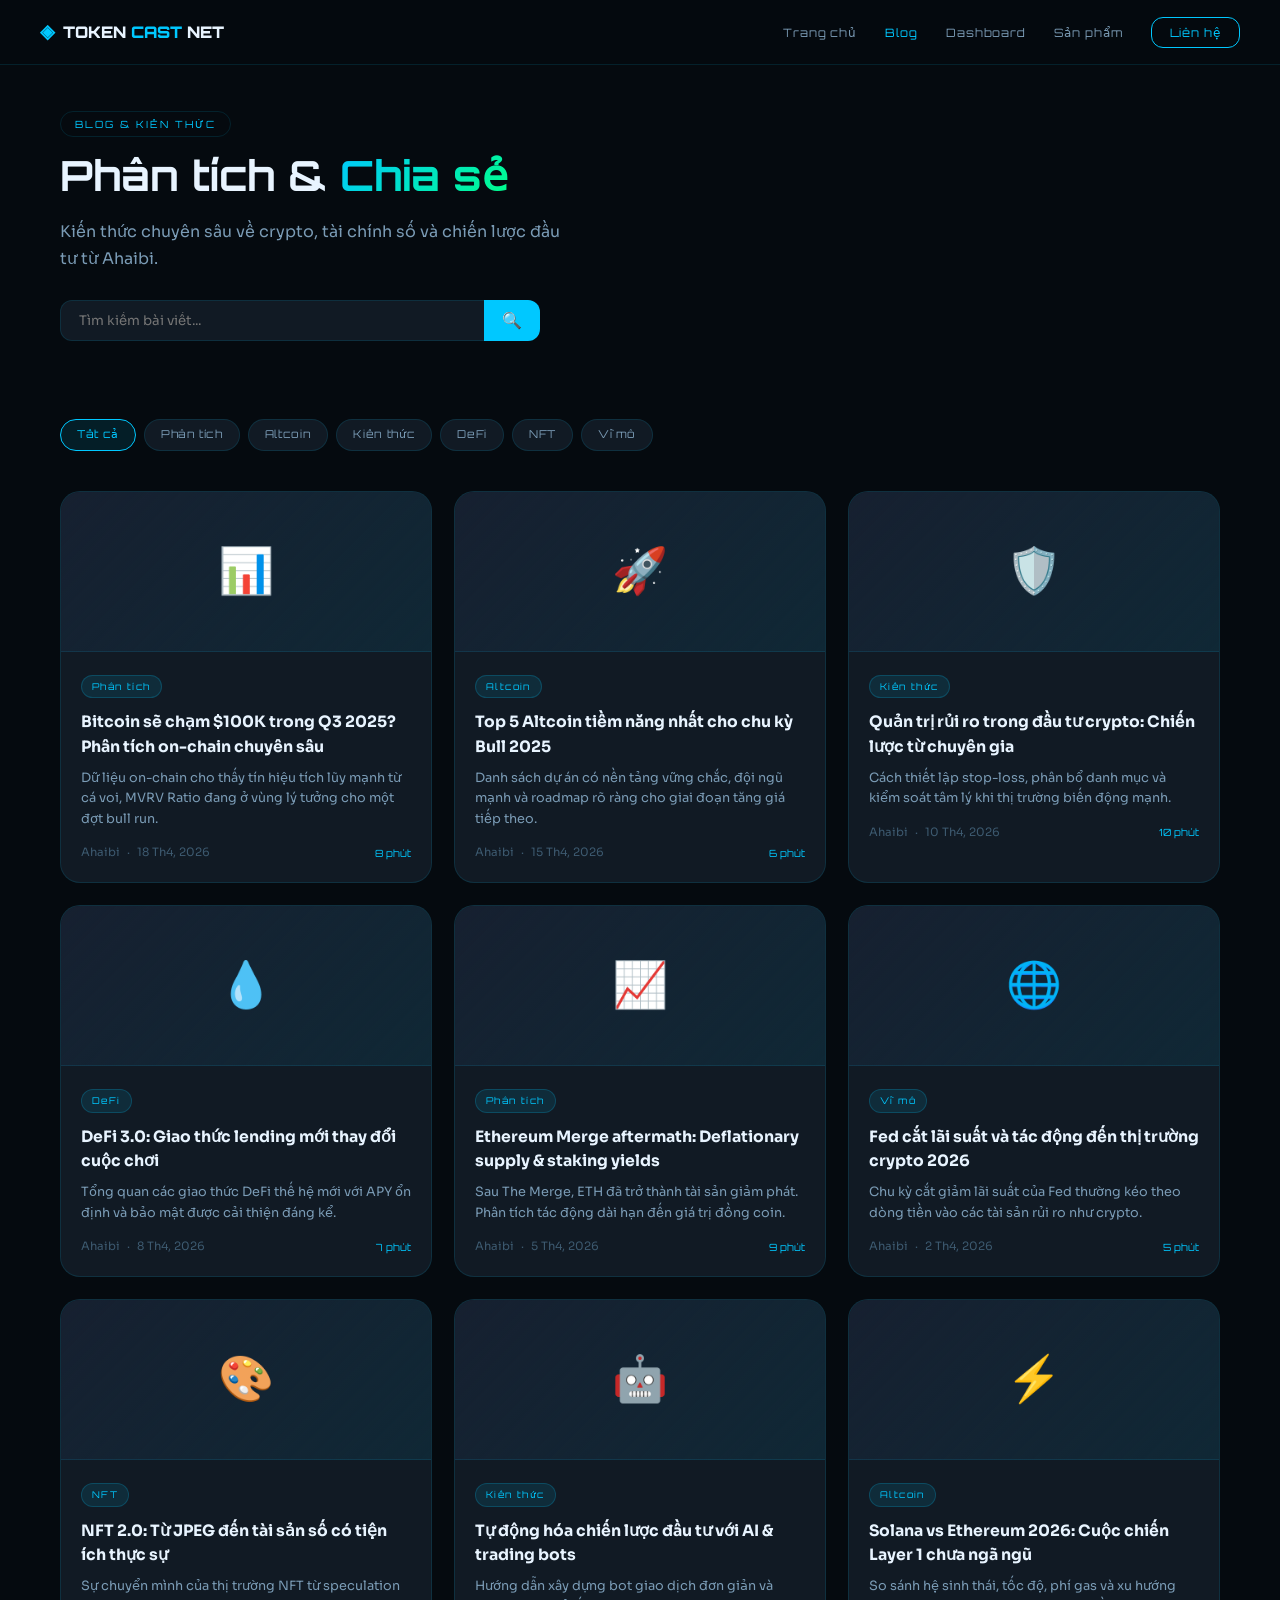
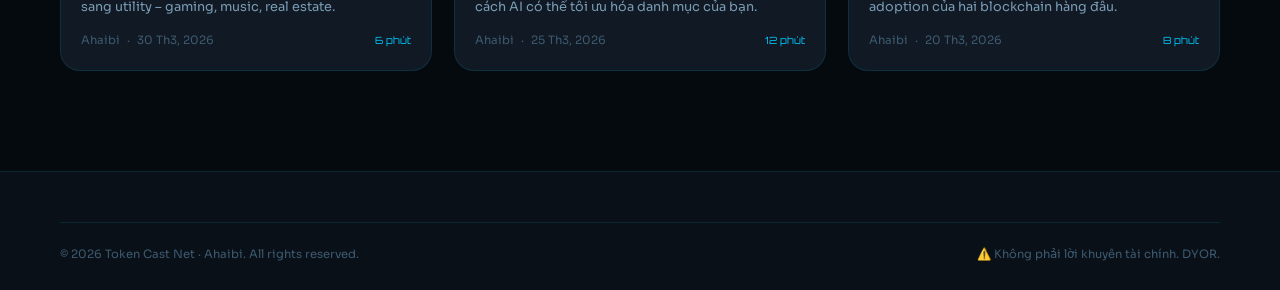
<file: blog.html>
<!DOCTYPE html>
<html lang="vi">
<head>
  <meta charset="UTF-8" />
  <meta name="viewport" content="width=device-width, initial-scale=1.0" />
  <title>Blog – TOKEN CAST NET</title>
  <link rel="icon" href="data:image/svg+xml,<svg xmlns='http://www.w3.org/2000/svg' viewBox='0 0 100 100'><text y='.9em' font-size='90'>🎯</text></svg>" />
  <link href="https://fonts.googleapis.com/css2?family=Orbitron:wght@400;700;900&family=Sora:wght@300;400;600&display=swap" rel="stylesheet" />
  <link rel="stylesheet" href="style.css" />
</head>
<body>
  <nav class="navbar" id="navbar">
    <div class="nav-inner">
      <a class="logo" href="index.html">
        <span class="logo-icon">◈</span>
        <span>TOKEN<span class="accent"> CAST</span> NET</span>
      </a>
      <ul class="nav-links" id="navLinks">
        <li><a href="index.html">Trang chủ</a></li>
        <li><a href="blog.html" class="active">Blog</a></li>
        <li><a href="dashboard.html">Dashboard</a></li>
        <li><a href="index.html#products">Sản phẩm</a></li>
        <li><a href="index.html#contact" class="btn-nav">Liên hệ</a></li>
      </ul>
      <button class="hamburger" id="hamburger"><span></span><span></span><span></span></button>
    </div>
  </nav>

  <section class="blog-hero-section">
    <div class="container">
      <div class="section-tag">BLOG & KIẾN THỨC</div>
      <h1 class="section-title">Phân tích & <span class="gradient-text">Chia sẻ</span></h1>
      <p style="color:var(--text2);max-width:500px;">Kiến thức chuyên sâu về crypto, tài chính số và chiến lược đầu tư từ Ahaibi.</p>
      <div class="search-bar">
        <input type="text" id="searchInput" placeholder="Tìm kiếm bài viết..." />
        <button>🔍</button>
      </div>
    </div>
  </section>

  <section style="padding-bottom:100px;">
    <div class="container">
      <div class="category-pills" id="categoryPills">
        <span class="pill active" data-cat="all">Tất cả</span>
        <span class="pill" data-cat="analysis">Phân tích</span>
        <span class="pill" data-cat="altcoin">Altcoin</span>
        <span class="pill" data-cat="knowledge">Kiến thức</span>
        <span class="pill" data-cat="defi">DeFi</span>
        <span class="pill" data-cat="nft">NFT</span>
        <span class="pill" data-cat="macro">Vĩ mô</span>
      </div>

      <div class="blog-full-grid" id="blogGrid">
        <!-- Injected by JS -->
      </div>
    </div>
  </section>

  <footer class="footer">
    <div class="container">
      <div class="footer-bottom">
        <span>© 2026 Token Cast Net · Ahaibi. All rights reserved.</span>
        <span>⚠️ Không phải lời khuyên tài chính. DYOR.</span>
      </div>
    </div>
  </footer>

  <script src="main.js"></script>
  <script>
    const posts = [
      { cat:"analysis", icon:"📊", tag:"Phân tích", title:"Bitcoin sẽ chạm $100K trong Q3 2025? Phân tích on-chain chuyên sâu", desc:"Dữ liệu on-chain cho thấy tín hiệu tích lũy mạnh từ cá voi, MVRV Ratio đang ở vùng lý tưởng cho một đợt bull run.", date:"18 Th4, 2026", read:"8 phút" },
      { cat:"altcoin", icon:"🚀", tag:"Altcoin", title:"Top 5 Altcoin tiềm năng nhất cho chu kỳ Bull 2025", desc:"Danh sách dự án có nền tảng vững chắc, đội ngũ mạnh và roadmap rõ ràng cho giai đoạn tăng giá tiếp theo.", date:"15 Th4, 2026", read:"6 phút" },
      { cat:"knowledge", icon:"🛡️", tag:"Kiến thức", title:"Quản trị rủi ro trong đầu tư crypto: Chiến lược từ chuyên gia", desc:"Cách thiết lập stop-loss, phân bổ danh mục và kiểm soát tâm lý khi thị trường biến động mạnh.", date:"10 Th4, 2026", read:"10 phút" },
      { cat:"defi", icon:"💧", tag:"DeFi", title:"DeFi 3.0: Giao thức lending mới thay đổi cuộc chơi", desc:"Tổng quan các giao thức DeFi thế hệ mới với APY ổn định và bảo mật được cải thiện đáng kể.", date:"8 Th4, 2026", read:"7 phút" },
      { cat:"analysis", icon:"📈", tag:"Phân tích", title:"Ethereum Merge aftermath: Deflationary supply & staking yields", desc:"Sau The Merge, ETH đã trở thành tài sản giảm phát. Phân tích tác động dài hạn đến giá trị đồng coin.", date:"5 Th4, 2026", read:"9 phút" },
      { cat:"macro", icon:"🌐", tag:"Vĩ mô", title:"Fed cắt lãi suất và tác động đến thị trường crypto 2026", desc:"Chu kỳ cắt giảm lãi suất của Fed thường kéo theo dòng tiền vào các tài sản rủi ro như crypto.", date:"2 Th4, 2026", read:"5 phút" },
      { cat:"nft", icon:"🎨", tag:"NFT", title:"NFT 2.0: Từ JPEG đến tài sản số có tiện ích thực sự", desc:"Sự chuyển mình của thị trường NFT từ speculation sang utility – gaming, music, real estate.", date:"30 Th3, 2026", read:"6 phút" },
      { cat:"knowledge", icon:"🤖", tag:"Kiến thức", title:"Tự động hóa chiến lược đầu tư với AI & trading bots", desc:"Hướng dẫn xây dựng bot giao dịch đơn giản và cách AI có thể tối ưu hóa danh mục của bạn.", date:"25 Th3, 2026", read:"12 phút" },
      { cat:"altcoin", icon:"⚡", tag:"Altcoin", title:"Solana vs Ethereum 2026: Cuộc chiến Layer 1 chưa ngã ngũ", desc:"So sánh hệ sinh thái, tốc độ, phí gas và xu hướng adoption của hai blockchain hàng đầu.", date:"20 Th3, 2026", read:"8 phút" },
    ];

    let currentCat = "all";

    function renderPosts(filter = "all", search = "") {
      const grid = document.getElementById("blogGrid");
      const filtered = posts.filter(p =>
        (filter === "all" || p.cat === filter) &&
        (search === "" || p.title.toLowerCase().includes(search.toLowerCase()))
      );
      grid.innerHTML = filtered.map(p => `
        <div class="blog-card-full">
          <div class="blog-thumb">${p.icon}</div>
          <div class="blog-body">
            <div class="blog-tag">${p.tag}</div>
            <h3>${p.title}</h3>
            <p>${p.desc}</p>
            <div class="blog-meta">
              <span>Ahaibi</span><span>·</span><span>${p.date}</span>
              <span class="blog-read">${p.read}</span>
            </div>
          </div>
        </div>
      `).join("");
      if (filtered.length === 0) {
        grid.innerHTML = `<div style="grid-column:1/-1;text-align:center;color:var(--text2);padding:60px 0;">Không tìm thấy bài viết nào.</div>`;
      }
    }

    document.querySelectorAll(".pill").forEach(pill => {
      pill.addEventListener("click", () => {
        document.querySelectorAll(".pill").forEach(p => p.classList.remove("active"));
        pill.classList.add("active");
        currentCat = pill.dataset.cat;
        renderPosts(currentCat, document.getElementById("searchInput").value);
      });
    });

    document.getElementById("searchInput").addEventListener("input", e => {
      renderPosts(currentCat, e.target.value);
    });

    renderPosts();
  </script>
</body>
</html>
</file>
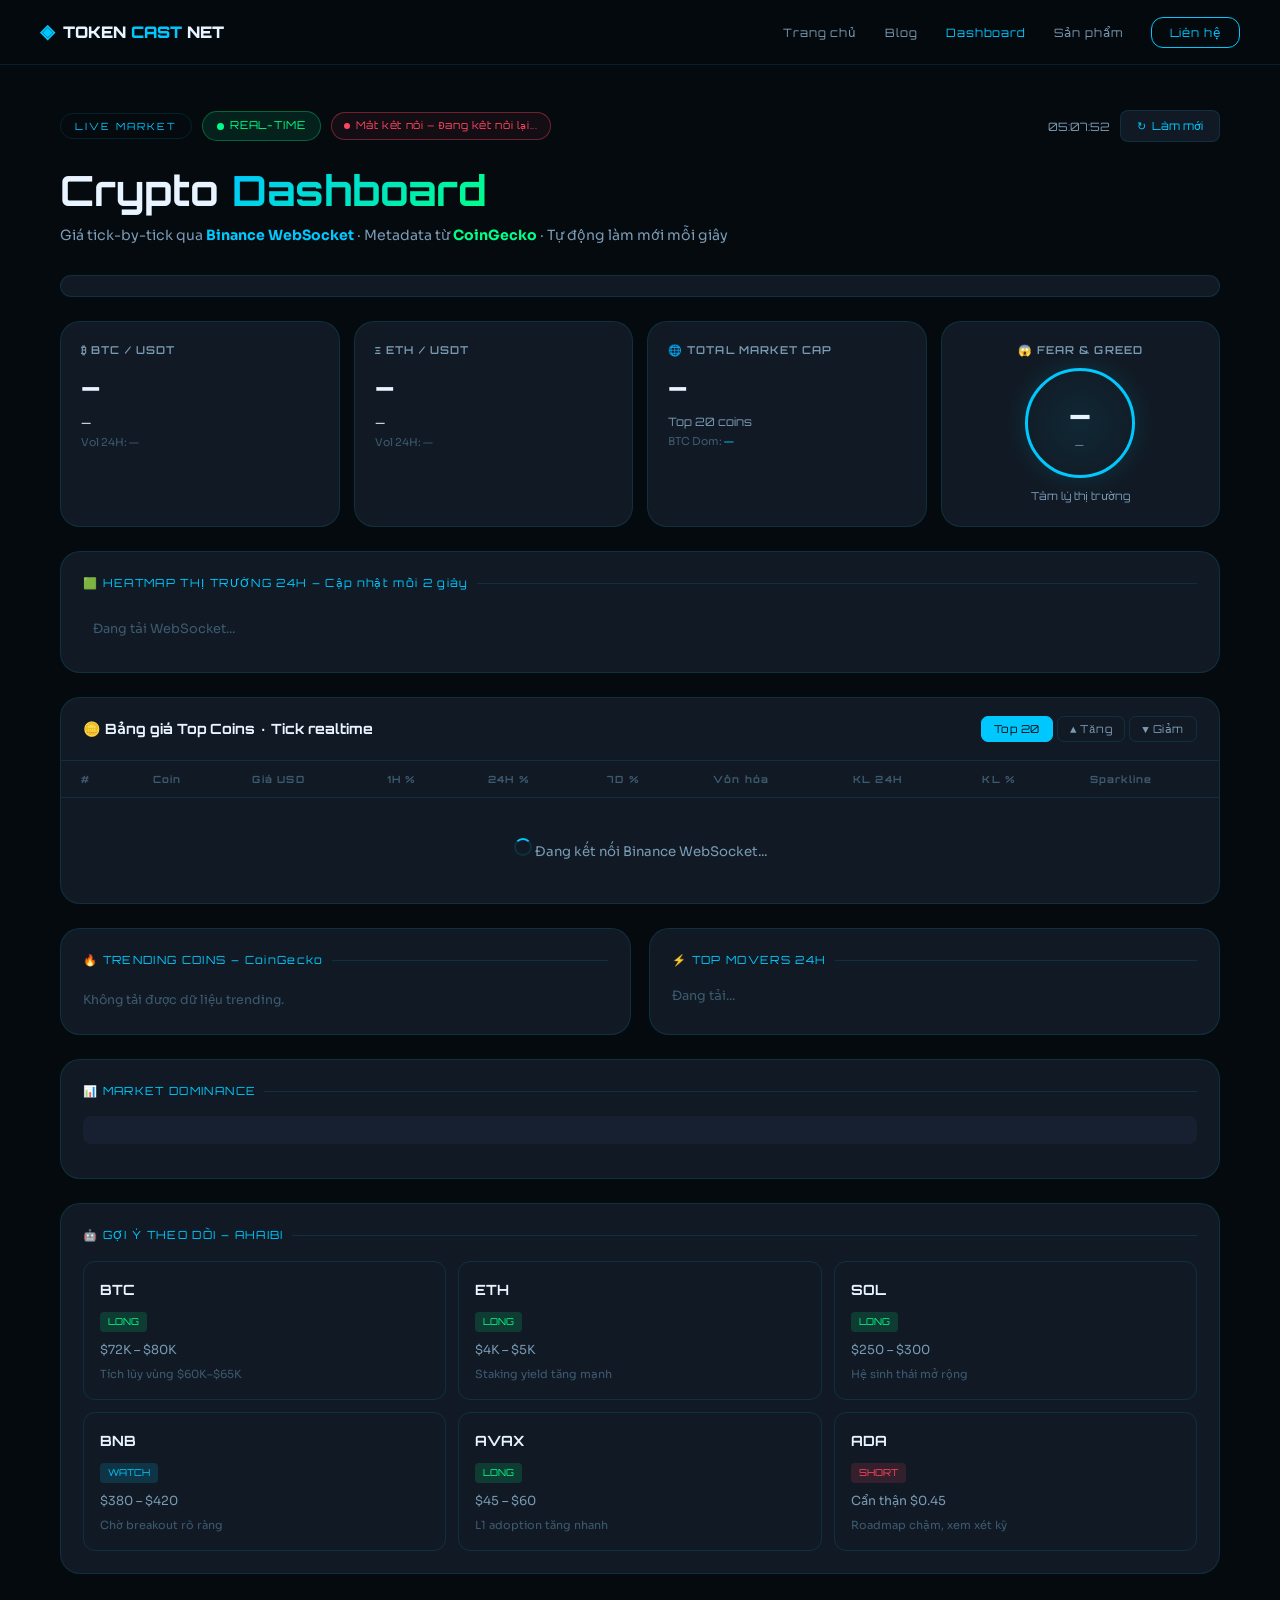
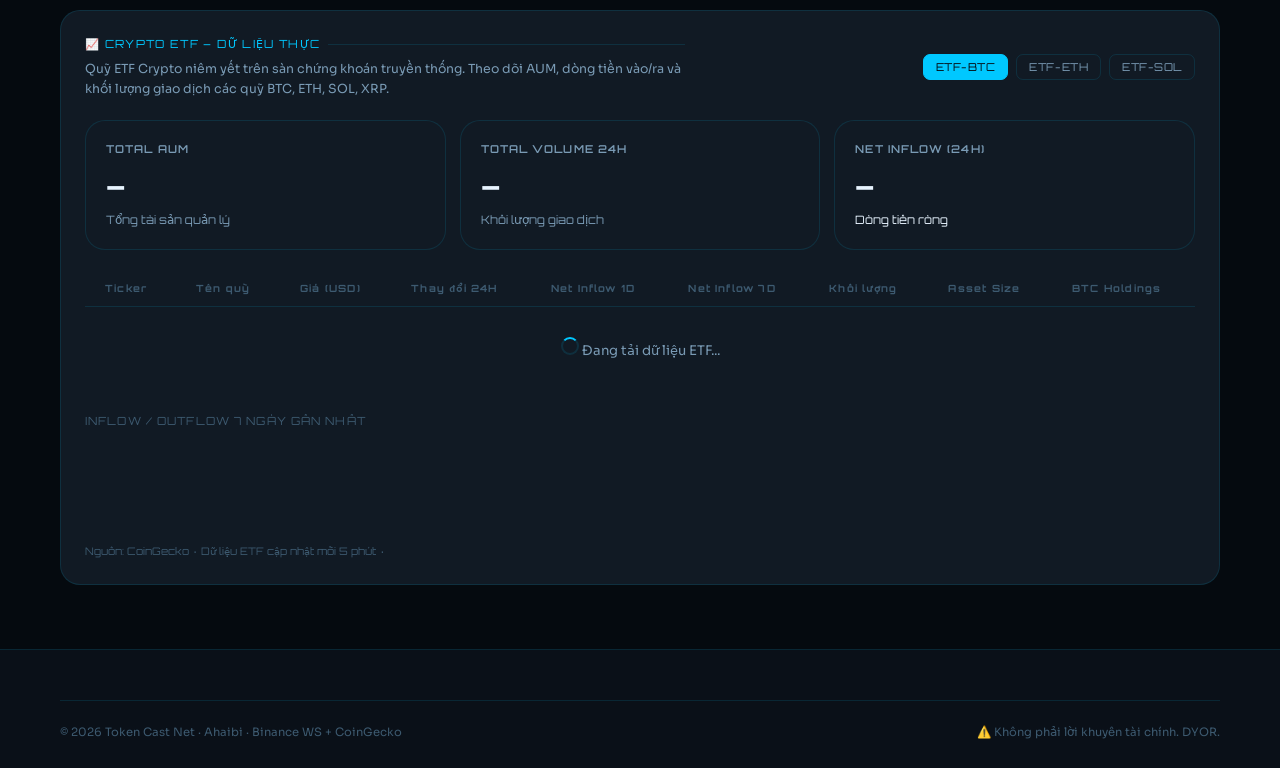
<file: dashboard.html>
<!DOCTYPE html>
<html lang="vi">
<head>
  <meta charset="UTF-8" />
  <meta name="viewport" content="width=device-width, initial-scale=1.0" />
  <title>Dashboard – TOKEN CAST NET</title>
  <link rel="icon" href="data:image/svg+xml,<svg xmlns='http://www.w3.org/2000/svg' viewBox='0 0 100 100'><text y='.9em' font-size='90'>📊</text></svg>" />
  <link href="https://fonts.googleapis.com/css2?family=Orbitron:wght@400;700;900&family=Sora:wght@300;400;600&display=swap" rel="stylesheet" />
  <link rel="stylesheet" href="style.css" />
  <style>
    .price-flash-up   { animation: flashUp 0.6s ease; }
    .price-flash-down { animation: flashDown 0.6s ease; }
    @keyframes flashUp   { 0%,100%{background:transparent} 40%{background:rgba(0,255,136,0.18)} }
    @keyframes flashDown { 0%,100%{background:transparent} 40%{background:rgba(255,69,96,0.18)} }

    .live-badge {
      display:inline-flex;align-items:center;gap:6px;
      background:rgba(0,255,136,0.1);border:1px solid rgba(0,255,136,0.3);
      color:var(--up);padding:5px 14px;border-radius:100px;
      font-family:var(--font-head);font-size:0.68rem;letter-spacing:0.08em;
    }
    .live-dot { width:7px;height:7px;background:var(--up);border-radius:50%;animation:blink 1s ease-in-out infinite; }

    .ws-status {
      display:inline-flex;align-items:center;gap:6px;
      font-family:var(--font-head);font-size:0.65rem;letter-spacing:0.06em;
      padding:4px 12px;border-radius:100px;border:1px solid var(--border);
      color:var(--text3);transition:all 0.4s;
    }
    .ws-status.connected    { border-color:rgba(0,255,136,0.4);color:var(--up);background:rgba(0,255,136,0.06); }
    .ws-status.disconnected { border-color:rgba(255,69,96,0.4);color:var(--down);background:rgba(255,69,96,0.06); }
    .ws-dot { width:6px;height:6px;border-radius:50%;background:currentColor; }

    .overview-card { position:relative;overflow:hidden; }
    .ov-label { font-size:0.68rem;color:var(--text2);font-family:var(--font-head);letter-spacing:0.1em;margin-bottom:8px; }
    .ov-value { font-family:var(--font-head);font-size:1.5rem;font-weight:900;margin-bottom:4px;transition:color 0.3s; }
    .ov-change { font-size:0.78rem;font-family:var(--font-head); }
    .ov-sub    { font-size:0.68rem;color:var(--text3);margin-top:2px; }

    .mini-chart-wrap { height:44px;display:flex;align-items:flex-end;gap:2px;margin-top:10px; }
    .mini-bar { border-radius:2px 2px 0 0;min-height:3px;transition:height 0.3s ease;flex:1; }

    .fear-gauge { text-align:center; }
    .gauge-circle {
      width:110px;height:110px;border-radius:50%;
      margin:0 auto 10px;border:3px solid var(--accent);
      display:flex;flex-direction:column;align-items:center;justify-content:center;
      background:radial-gradient(circle,rgba(0,200,255,0.08),transparent);
      box-shadow:var(--glow);transition:border-color 0.5s,box-shadow 0.5s;
    }
    .gauge-num   { font-family:var(--font-head);font-size:1.7rem;font-weight:900; }
    .gauge-label { font-size:0.6rem;color:var(--text2);letter-spacing:0.1em; }
    .gauge-title { font-family:var(--font-head);font-size:0.68rem;color:var(--text2); }

    .refresh-btn {
      background:var(--surface);border:1px solid var(--border);
      color:var(--accent);padding:8px 16px;border-radius:8px;cursor:pointer;
      font-family:var(--font-head);font-size:0.7rem;transition:var(--transition);
      display:flex;align-items:center;gap:6px;
    }
    .refresh-btn:hover { border-color:var(--accent);background:rgba(0,200,255,0.05); }
    .spin { animation:spinAnim 0.8s linear infinite; }
    @keyframes spinAnim { to{transform:rotate(360deg)} }

    .price-cell { font-family:var(--font-head);font-weight:700;font-size:0.9rem;transition:color 0.3s;border-radius:4px;padding:2px 4px; }
    .vol-bar-wrap { background:var(--surface2);border-radius:4px;height:4px;width:80px;margin-top:4px; }
    .vol-bar      { height:100%;border-radius:4px;background:linear-gradient(90deg,var(--accent),var(--accent2));transition:width 0.5s; }

    .heatmap-grid { display:grid;grid-template-columns:repeat(5,1fr);gap:8px;margin-top:16px; }
    @media(max-width:700px){ .heatmap-grid{grid-template-columns:repeat(3,1fr);} }
    .hm-cell {
      border-radius:10px;padding:12px 8px;text-align:center;
      transition:all 0.4s;cursor:default;border:1px solid transparent;
    }
    .hm-cell:hover { transform:scale(1.04); }
    .hm-name  { font-family:var(--font-head);font-size:0.72rem;font-weight:700;margin-bottom:4px; }
    .hm-pct   { font-size:0.82rem;font-weight:700; }
    .hm-price { font-size:0.62rem;color:rgba(255,255,255,0.55);margin-top:2px; }

    .ticker-live {
      background:var(--surface);border:1px solid var(--border);
      border-radius:var(--radius);padding:10px 20px;
      display:flex;gap:28px;overflow-x:auto;scrollbar-width:none;
      margin-bottom:24px;
    }
    .ticker-live::-webkit-scrollbar { display:none; }
    .tl-item { display:flex;flex-direction:column;align-items:center;gap:2px;min-width:56px; }
    .tl-sym  { font-family:var(--font-head);font-size:0.62rem;color:var(--text2); }
    .tl-price{ font-family:var(--font-head);font-size:0.8rem;font-weight:700;transition:color 0.3s; }
    .tl-pct  { font-size:0.65rem;font-family:var(--font-head); }

    .section-label {
      font-family:var(--font-head);font-size:0.7rem;letter-spacing:0.12em;
      color:var(--accent);margin-bottom:16px;display:flex;align-items:center;gap:8px;
    }
    .section-label::after { content:'';flex:1;height:1px;background:var(--border); }

    .top-bar { display:flex;align-items:center;justify-content:space-between;flex-wrap:wrap;gap:12px;margin-bottom:24px; }
    .top-bar-left  { display:flex;align-items:center;gap:10px;flex-wrap:wrap; }
    .top-bar-right { display:flex;align-items:center;gap:10px; }

    @media(max-width:600px){ .market-overview{grid-template-columns:1fr 1fr!important} }
  </style>
</head>
<body>
  <nav class="navbar" id="navbar">
    <div class="nav-inner">
      <a class="logo" href="index.html">
        <span class="logo-icon">◈</span>
        <span>TOKEN<span class="accent"> CAST</span> NET</span>
      </a>
      <ul class="nav-links" id="navLinks">
        <li><a href="index.html">Trang chủ</a></li>
        <li><a href="blog.html">Blog</a></li>
        <li><a href="dashboard.html" class="active">Dashboard</a></li>
        <li><a href="index.html#products">Sản phẩm</a></li>
        <li><a href="index.html#contact" class="btn-nav">Liên hệ</a></li>
      </ul>
      <button class="hamburger" id="hamburger"><span></span><span></span><span></span></button>
    </div>
  </nav>

  <div style="padding:110px 0 40px;">
    <div class="container">

      <!-- TOP BAR -->
      <div class="top-bar">
        <div class="top-bar-left">
          <div class="section-tag" style="margin:0;">LIVE MARKET</div>
          <span class="live-badge"><span class="live-dot"></span>REAL-TIME</span>
          <span class="ws-status disconnected" id="wsStatus">
            <span class="ws-dot"></span><span id="wsText">Đang kết nối...</span>
          </span>
        </div>
        <div class="top-bar-right">
          <span style="font-size:0.72rem;color:var(--text2);font-family:var(--font-head);" id="clockEl"></span>
          <button class="refresh-btn" onclick="manualRefresh()">
            <span id="refreshIcon">↻</span> Làm mới
          </button>
        </div>
      </div>

      <h1 class="section-title" style="margin-bottom:8px;">
        Crypto <span class="gradient-text">Dashboard</span>
      </h1>
      <p style="color:var(--text2);font-size:0.88rem;margin-bottom:28px;">
        Giá tick-by-tick qua <strong style="color:var(--accent)">Binance WebSocket</strong> · Metadata từ <strong style="color:var(--accent2)">CoinGecko</strong> · Tự động làm mới mỗi giây
      </p>

      <!-- LIVE TICKER STRIP -->
      <div class="ticker-live" id="miniTicker"></div>

      <!-- OVERVIEW CARDS -->
      <div class="market-overview" style="grid-template-columns:repeat(4,1fr);margin-bottom:24px;">
        <div class="overview-card">
          <div class="ov-label">₿ BTC / USDT</div>
          <div class="ov-value" id="ov-btc-price">—</div>
          <div class="ov-change" id="ov-btc-ch">—</div>
          <div class="ov-sub" id="ov-btc-vol">Vol 24H: —</div>
          <div class="mini-chart-wrap" id="btc-mini-chart"></div>
        </div>
        <div class="overview-card">
          <div class="ov-label">Ξ ETH / USDT</div>
          <div class="ov-value" id="ov-eth-price">—</div>
          <div class="ov-change" id="ov-eth-ch">—</div>
          <div class="ov-sub" id="ov-eth-vol">Vol 24H: —</div>
          <div class="mini-chart-wrap" id="eth-mini-chart"></div>
        </div>
        <div class="overview-card">
          <div class="ov-label">🌐 TOTAL MARKET CAP</div>
          <div class="ov-value" id="ov-mcap">—</div>
          <div class="ov-change" id="ov-mcap-ch" style="font-size:0.72rem;color:var(--text2)">Top 20 coins</div>
          <div class="ov-sub">BTC Dom: <span id="ov-btcdom" style="color:var(--accent)">—</span></div>
        </div>
        <div class="overview-card fear-gauge">
          <div class="ov-label" style="text-align:center;">😱 FEAR & GREED</div>
          <div class="gauge-circle" id="fgCircle">
            <span class="gauge-num" id="fg-num">—</span>
            <span class="gauge-label" id="fg-label">—</span>
          </div>
          <div class="gauge-title">Tâm lý thị trường</div>
        </div>
      </div>

      <!-- HEATMAP -->
      <div style="background:var(--surface);border:1px solid var(--border);border-radius:var(--radius-lg);padding:22px;margin-bottom:24px;">
        <div class="section-label">🟩 HEATMAP THỊ TRƯỜNG 24H – Cập nhật mỗi 2 giây</div>
        <div class="heatmap-grid" id="heatmapGrid">
          <div style="color:var(--text3);font-size:0.8rem;padding:10px;grid-column:1/-1;">Đang tải WebSocket...</div>
        </div>
      </div>

      <!-- MAIN TABLE -->
      <div class="crypto-table-wrap" style="margin-bottom:24px;">
        <div class="table-header">
          <h3>🪙 Bảng giá Top Coins · Tick realtime</h3>
          <div style="display:flex;align-items:center;gap:10px;">
            <div class="table-tabs">
              <button class="tab-btn active" onclick="setTab('top',this)">Top 20</button>
              <button class="tab-btn" onclick="setTab('gainers',this)">▲ Tăng</button>
              <button class="tab-btn" onclick="setTab('losers',this)">▼ Giảm</button>
            </div>
          </div>
        </div>
        <div style="overflow-x:auto;">
          <table class="crypto-table">
            <thead>
              <tr>
                <th>#</th><th>Coin</th><th>Giá USD</th>
                <th>1H %</th><th>24H %</th><th>7D %</th>
                <th>Vốn hóa</th><th>KL 24H</th><th>KL %</th><th>Sparkline</th>
              </tr>
            </thead>
            <tbody id="tableBody">
              <tr><td colspan="10" style="text-align:center;padding:40px;color:var(--text2);">
                <span class="loading-spinner"></span> Đang kết nối Binance WebSocket...
              </td></tr>
            </tbody>
          </table>
        </div>
      </div>

      <!-- TRENDING + MOVERS -->
      <div class="trending-section" style="margin-bottom:24px;">
        <div class="trend-card">
          <div class="section-label">🔥 TRENDING COINS – CoinGecko</div>
          <div id="trendingList"><div style="color:var(--text3);font-size:0.8rem;">Đang tải...</div></div>
        </div>
        <div class="trend-card">
          <div class="section-label">⚡ TOP MOVERS 24H</div>
          <div id="moversList"><div style="color:var(--text3);font-size:0.8rem;">Đang tải...</div></div>
        </div>
      </div>

      <!-- DOMINANCE -->
      <div style="background:var(--surface);border:1px solid var(--border);border-radius:var(--radius-lg);padding:22px;margin-bottom:24px;">
        <div class="section-label">📊 MARKET DOMINANCE</div>
        <div id="dominanceBar" style="background:var(--surface2);border-radius:8px;height:28px;overflow:hidden;display:flex;"></div>
        <div id="dominanceLegend" style="display:flex;flex-wrap:wrap;gap:14px;margin-top:12px;font-size:0.73rem;"></div>
      </div>

      <!-- AI SIGNALS -->
      <div class="signal-card">
        <div class="section-label">🤖 GỢI Ý THEO DÕI – AHAIBI</div>
        <div class="signals-grid" id="signalsGrid"></div>
      </div>

      <!-- ══════════════════════════════════════ -->
      <!-- ETF SECTION                            -->
      <!-- ══════════════════════════════════════ -->
      <div style="background:var(--surface);border:1px solid var(--border);border-radius:var(--radius-lg);padding:24px;margin-bottom:24px;" id="etfSection">
        <div style="display:flex;justify-content:space-between;align-items:center;flex-wrap:wrap;gap:12px;margin-bottom:20px;">
          <div>
            <div class="section-label" style="margin-bottom:6px;">📈 CRYPTO ETF – DỮ LIỆU THỰC</div>
            <p style="font-size:0.78rem;color:var(--text2);max-width:600px;line-height:1.6;">
              Quỹ ETF Crypto niêm yết trên sàn chứng khoán truyền thống. Theo dõi AUM, dòng tiền vào/ra và khối lượng giao dịch các quỹ BTC, ETH, SOL, XRP.
            </p>
          </div>
          <div style="display:flex;gap:8px;flex-wrap:wrap;" id="etfTabWrap">
            <button class="tab-btn active" onclick="setEtfTab('BTC',this)">ETF-BTC</button>
            <button class="tab-btn" onclick="setEtfTab('ETH',this)">ETF-ETH</button>
            <button class="tab-btn" onclick="setEtfTab('SOL',this)">ETF-SOL</button>
          </div>
        </div>

        <!-- ETF Summary cards -->
        <div style="display:grid;grid-template-columns:repeat(3,1fr);gap:14px;margin-bottom:20px;" id="etfSummary">
          <div class="overview-card">
            <div class="ov-label">TOTAL AUM</div>
            <div class="ov-value" id="etf-aum">—</div>
            <div class="ov-change" id="etf-aum-ch" style="font-size:0.72rem;color:var(--text2);">Tổng tài sản quản lý</div>
          </div>
          <div class="overview-card">
            <div class="ov-label">TOTAL VOLUME 24H</div>
            <div class="ov-value" id="etf-vol">—</div>
            <div class="ov-change" id="etf-vol-ch" style="font-size:0.72rem;color:var(--text2);">Khối lượng giao dịch</div>
          </div>
          <div class="overview-card">
            <div class="ov-label">NET INFLOW (24H)</div>
            <div class="ov-value" id="etf-inflow">—</div>
            <div class="ov-change" id="etf-inflow-lbl" style="font-size:0.72rem;">Dòng tiền ròng</div>
          </div>
        </div>

        <!-- ETF Table -->
        <div style="overflow-x:auto;">
          <table class="crypto-table" id="etfTable">
            <thead>
              <tr>
                <th>Ticker</th>
                <th>Tên quỹ</th>
                <th>Giá (USD)</th>
                <th>Thay đổi 24H</th>
                <th>Net Inflow 1D</th>
                <th>Net Inflow 7D</th>
                <th>Khối lượng</th>
                <th>Asset Size</th>
                <th>BTC Holdings</th>
              </tr>
            </thead>
            <tbody id="etfTableBody">
              <tr><td colspan="9" style="text-align:center;padding:30px;color:var(--text2);">
                <span class="loading-spinner"></span> Đang tải dữ liệu ETF...
              </td></tr>
            </tbody>
          </table>
        </div>

        <!-- Inflow chart placeholder -->
        <div style="margin-top:20px;">
          <div style="font-family:var(--font-head);font-size:0.7rem;letter-spacing:0.1em;color:var(--text3);margin-bottom:12px;">INFLOW / OUTFLOW 7 NGÀY GẦN NHẤT</div>
          <div style="display:flex;align-items:flex-end;gap:6px;height:80px;" id="etfInflowChart"></div>
          <div style="display:flex;justify-content:space-between;margin-top:6px;font-size:0.62rem;color:var(--text3);font-family:var(--font-head);" id="etfInflowDates"></div>
        </div>

        <div style="font-size:0.65rem;color:var(--text3);margin-top:14px;font-family:var(--font-head);">
          Nguồn: CoinGecko · Dữ liệu ETF cập nhật mỗi 5 phút · <span id="etf-updated"></span>
        </div>
      </div>

    </div>
  </div>

  <footer class="footer">
    <div class="container">
      <div class="footer-bottom">
        <span>© 2026 Token Cast Net · Ahaibi · Binance WS + CoinGecko</span>
        <span>⚠️ Không phải lời khuyên tài chính. DYOR.</span>
      </div>
    </div>
  </footer>

<script src="main.js"></script>
<script>
// ════════════════════════════════════════════════
//   TOKEN CAST NET – REAL-TIME DASHBOARD v2
//   • Binance WebSocket  → tick-by-tick prices
//   • CoinGecko REST     → snapshot every 60s
//   • alternative.me     → Fear & Greed
// ════════════════════════════════════════════════

const WS_SYMBOLS = [
  "btcusdt","ethusdt","bnbusdt","solusdt","xrpusdt",
  "adausdt","avaxusdt","dogeusdt","dotusdt","maticusdt",
  "linkusdt","uniusdt","atomusdt","ltcusdt","nearusdt",
  "tonusdt","shibusdt","trxusdt","ftmusdt","suiusdt"
];

const COIN_META = {
  btcusdt: {name:"Bitcoin",    sym:"BTC",  icon:"₿"},
  ethusdt: {name:"Ethereum",   sym:"ETH",  icon:"Ξ"},
  bnbusdt: {name:"BNB",        sym:"BNB",  icon:"⬡"},
  solusdt: {name:"Solana",     sym:"SOL",  icon:"◎"},
  xrpusdt: {name:"XRP",        sym:"XRP",  icon:"✕"},
  adausdt: {name:"Cardano",    sym:"ADA",  icon:"₳"},
  avaxusdt:{name:"Avalanche",  sym:"AVAX", icon:"▲"},
  dogeusdt:{name:"Dogecoin",   sym:"DOGE", icon:"Ð"},
  dotusdt: {name:"Polkadot",   sym:"DOT",  icon:"●"},
  maticusdt:{name:"Polygon",   sym:"MATIC",icon:"◈"},
  linkusdt:{name:"Chainlink",  sym:"LINK", icon:"⬡"},
  uniusdt: {name:"Uniswap",    sym:"UNI",  icon:"🦄"},
  atomusdt:{name:"Cosmos",     sym:"ATOM", icon:"⚛"},
  ltcusdt: {name:"Litecoin",   sym:"LTC",  icon:"Ł"},
  nearusdt:{name:"NEAR",       sym:"NEAR", icon:"Ⓝ"},
  tonusdt: {name:"TON",        sym:"TON",  icon:"⬡"},
  shibusdt:{name:"Shiba Inu",  sym:"SHIB", icon:"🐕"},
  trxusdt: {name:"TRON",       sym:"TRX",  icon:"♦"},
  ftmusdt: {name:"Fantom",     sym:"FTM",  icon:"◆"},
  suiusdt: {name:"Sui",        sym:"SUI",  icon:"💧"},
};

const COLORS = ["#00C8FF","#00FF88","#FF6B35","#B57BFF","#FFCC00","#FF4560","#00E5CC","#FFA07A","#7FBA00","#00BFFF","#FF69B4","#20B2AA"];

// ── STATE ─────────────────────────────────────
let wsData     = {};  // sym → {price, prevPrice, ch24, high, low, vol24, open}
let geckoSnap  = [];
let currentTab = "top";
let priceHist  = {};  // sym → [prices]
let ws         = null;
let renderScheduled = false;

// ── CLOCK ─────────────────────────────────────
setInterval(() => {
  const n = new Date();
  const pad = x => String(x).padStart(2,'0');
  document.getElementById("clockEl").textContent =
    pad(n.getHours())+":"+pad(n.getMinutes())+":"+pad(n.getSeconds());
}, 1000);

// ── FORMAT ────────────────────────────────────
const fmtP = n => {
  if (n == null) return "—";
  if (n >= 10000) return "$" + n.toLocaleString(undefined,{maximumFractionDigits:0});
  if (n >= 1000)  return "$" + n.toLocaleString(undefined,{minimumFractionDigits:2,maximumFractionDigits:2});
  if (n >= 1)     return "$" + n.toFixed(3);
  if (n >= 0.001) return "$" + n.toFixed(5);
  return "$" + n.toFixed(8);
};
const fmtBig = n => {
  if (!n) return "—";
  if (n >= 1e12) return "$"+(n/1e12).toFixed(2)+"T";
  if (n >= 1e9)  return "$"+(n/1e9).toFixed(2)+"B";
  if (n >= 1e6)  return "$"+(n/1e6).toFixed(2)+"M";
  return "$"+n.toLocaleString();
};
const pctHtml = v =>
  v == null ? `<span style="color:var(--text3)">—</span>`
  : `<span class="${v>=0?'up':'down'}">${v>=0?"+":""}${v.toFixed(2)}%</span>`;

// ── PRICE HISTORY ─────────────────────────────
function pushHist(sym, price) {
  if (!priceHist[sym]) priceHist[sym] = [];
  priceHist[sym].push(price);
  if (priceHist[sym].length > 40) priceHist[sym].shift();
}
function miniChart(prices, col) {
  if (!prices || prices.length < 2) return "";
  const mn = Math.min(...prices), mx = Math.max(...prices), r = (mx-mn)||0.0001;
  return prices.map(v => {
    const h = Math.max(3, Math.round(((v-mn)/r)*38)+3);
    return `<div class="mini-bar" style="height:${h}px;background:${col};"></div>`;
  }).join("");
}

// ── WEBSOCKET ─────────────────────────────────
function connectWS() {
  const streams = WS_SYMBOLS.map(s=>s+"@ticker").join("/");
  ws = new WebSocket("wss://stream.binance.com:9443/stream?streams="+streams);

  ws.onopen = () => setWsStatus("connected","WebSocket Live ✓");
  ws.onclose = () => {
    setWsStatus("disconnected","Mất kết nối – Đang kết nối lại...");
    setTimeout(connectWS, 3500);
  };
  ws.onerror = () => setWsStatus("disconnected","Lỗi kết nối");

  ws.onmessage = evt => {
    const msg = JSON.parse(evt.data);
    if (!msg.data) return;
    const d   = msg.data;
    const sym = d.s.toLowerCase();
    if (!COIN_META[sym]) return;

    const price  = parseFloat(d.c);
    const prev   = wsData[sym]?.price;
    const ch24   = parseFloat(d.P);
    const vol24  = parseFloat(d.v) * price;

    wsData[sym] = { price, prevPrice: prev, ch24, high:parseFloat(d.h), low:parseFloat(d.l), vol24, open:parseFloat(d.o) };
    pushHist(sym, price);

    // update mini ticker
    updateTickerItem(sym);

    // update BTC/ETH overview cards immediately
    if (sym === "btcusdt") updateCard("btc", sym, price, ch24, vol24, prev);
    if (sym === "ethusdt") updateCard("eth", sym, price, ch24, vol24, prev);

    // flash table cell
    if (prev && price !== prev) {
      const cell = document.getElementById("pc-"+sym);
      if (cell) {
        cell.textContent = fmtP(price);
        const cls = price > prev ? "price-flash-up" : "price-flash-down";
        cell.classList.remove("price-flash-up","price-flash-down");
        void cell.offsetWidth;
        cell.classList.add(cls);
      }
    }

    // throttled full render
    if (!renderScheduled) {
      renderScheduled = true;
      setTimeout(() => { renderTable(); renderHeatmap(); renderScheduled = false; }, 500);
    }
  };
}

function setWsStatus(cls, txt) {
  const el = document.getElementById("wsStatus");
  el.className = "ws-status "+cls;
  document.getElementById("wsText").textContent = txt;
}

// ── MINI TICKER ───────────────────────────────
function updateTickerItem(sym) {
  const d    = wsData[sym];
  const meta = COIN_META[sym];
  if (!d || !meta) return;
  const id = "ti-"+sym;
  let el = document.getElementById(id);
  if (!el) {
    el = document.createElement("div");
    el.className = "tl-item"; el.id = id;
    el.innerHTML = `<span class="tl-sym">${meta.sym}</span>
      <span class="tl-price" id="tip-${sym}">—</span>
      <span class="tl-pct"   id="tic-${sym}">—</span>`;
    document.getElementById("miniTicker").appendChild(el);
  }
  const pe = document.getElementById("tip-"+sym);
  const ce = document.getElementById("tic-"+sym);
  if (pe) { pe.textContent = fmtP(d.price); pe.style.color = d.ch24>=0?"var(--up)":"var(--down)"; }
  if (ce) { ce.textContent = (d.ch24>=0?"+":"")+d.ch24.toFixed(2)+"%"; ce.style.color = pe.style.color; }
}

// ── OVERVIEW CARD ─────────────────────────────
function updateCard(id, sym, price, ch24, vol24, prev) {
  const pe = document.getElementById("ov-"+id+"-price");
  const ce = document.getElementById("ov-"+id+"-ch");
  const ve = document.getElementById("ov-"+id+"-vol");
  const mc = document.getElementById(id+"-mini-chart");
  if (!pe) return;

  pe.textContent   = fmtP(price);
  pe.style.color   = ch24>=0?"var(--up)":"var(--down)";
  ce.innerHTML     = pctHtml(ch24);
  if (ve) ve.textContent = "Vol 24H: "+fmtBig(vol24);

  if (prev && price !== prev) {
    const card = pe.closest(".overview-card");
    const cls  = price > prev ? "price-flash-up" : "price-flash-down";
    card.classList.remove("price-flash-up","price-flash-down");
    void card.offsetWidth;
    card.classList.add(cls);
  }
  if (mc && priceHist[sym]) {
    mc.innerHTML = miniChart(priceHist[sym], ch24>=0?"var(--up)":"var(--down)");
  }
}

// ── TABLE ─────────────────────────────────────
function renderTable() {
  const body = document.getElementById("tableBody");
  if (!body) return;

  let rows = WS_SYMBOLS.map((sym,idx) => {
    const w = wsData[sym] || {};
    const g = geckoSnap.find(x => (x.symbol.toLowerCase()+"usdt")===sym) || {};
    return {
      idx: idx+1, sym,
      name:   COIN_META[sym]?.name,
      symbol: COIN_META[sym]?.sym,
      icon:   COIN_META[sym]?.icon || "◈",
      price:  w.price ?? g.current_price,
      ch24:   w.ch24  ?? g.price_change_percentage_24h,
      ch1h:   g.price_change_percentage_1h_in_currency,
      ch7d:   g.price_change_percentage_7d_in_currency,
      mcap:   g.market_cap,
      vol:    w.vol24 || g.total_volume,
      spark:  g.sparkline_in_7d,
    };
  });

  if (currentTab==="gainers") rows.sort((a,b)=>(b.ch24||0)-(a.ch24||0));
  if (currentTab==="losers")  rows.sort((a,b)=>(a.ch24||0)-(b.ch24||0));

  const maxVol = Math.max(...rows.map(r=>r.vol||0));

  body.innerHTML = rows.slice(0,20).map((r,i) => {
    const vPct = maxVol ? Math.round(((r.vol||0)/maxVol)*100) : 0;
    const spark = buildSpark(r.spark);
    return `<tr>
      <td style="color:var(--text3);font-family:var(--font-head);font-size:0.72rem;">${currentTab==="top"?r.idx:i+1}</td>
      <td><div class="coin-cell">
        <div class="coin-icon">${r.icon}</div>
        <div><div class="coin-name">${r.name}</div><div class="coin-symbol">${r.symbol}</div></div>
      </div></td>
      <td><span class="price-cell" id="pc-${r.sym}">${fmtP(r.price)}</span></td>
      <td>${pctHtml(r.ch1h)}</td>
      <td>${pctHtml(r.ch24)}</td>
      <td>${pctHtml(r.ch7d)}</td>
      <td style="font-size:0.8rem;color:var(--text2)">${fmtBig(r.mcap)}</td>
      <td style="font-size:0.8rem;color:var(--text2)">${fmtBig(r.vol)}</td>
      <td><div class="vol-bar-wrap"><div class="vol-bar" style="width:${vPct}%"></div></div></td>
      <td>${spark}</td>
    </tr>`;
  }).join("");
}

function buildSpark(sp) {
  if (!sp?.price||sp.price.length<2) return "<span style='color:var(--text3)'>—</span>";
  const d  = sp.price.slice(-14);
  const mn = Math.min(...d), mx = Math.max(...d), r = (mx-mn)||1;
  const up = d[d.length-1]>=d[0];
  const col= up?"var(--up)":"var(--down)";
  return `<div class="mini-spark">${d.map(v=>{
    const h=Math.max(3,Math.round(((v-mn)/r)*24)+3);
    return `<div class="spark-bar" style="height:${h}px;background:${col}"></div>`;
  }).join("")}</div>`;
}

window.setTab = (tab,btn) => {
  currentTab=tab;
  document.querySelectorAll(".tab-btn").forEach(b=>b.classList.remove("active"));
  btn.classList.add("active");
  renderTable();
};

// ── HEATMAP ───────────────────────────────────
function renderHeatmap() {
  const g = document.getElementById("heatmapGrid");
  if (!g) return;
  g.innerHTML = WS_SYMBOLS.slice(0,15).map(sym => {
    const d   = wsData[sym]||{};
    const pct = d.ch24??0;
    const abs = Math.min(Math.abs(pct),12);
    const a   = 0.1+(abs/12)*0.6;
    const bg  = pct>=0?`rgba(0,255,136,${a})`:`rgba(255,69,96,${a})`;
    const bc  = pct>=0?"rgba(0,255,136,0.3)":"rgba(255,69,96,0.3)";
    const col = pct>=0?"var(--up)":"var(--down)";
    return `<div class="hm-cell" style="background:${bg};border-color:${bc};">
      <div class="hm-name">${COIN_META[sym]?.sym||sym}</div>
      <div class="hm-pct" style="color:${col}">${pct>=0?"+":""}${pct.toFixed(2)}%</div>
      <div class="hm-price">${fmtP(d.price)}</div>
    </div>`;
  }).join("");
}

// ── COINGECKO ─────────────────────────────────
async function fetchGecko() {
  try {
    const r = await fetch("https://api.coingecko.com/api/v3/coins/markets?vs_currency=usd&order=market_cap_desc&per_page=50&page=1&sparkline=true&price_change_percentage=1h,24h,7d");
    if (!r.ok) throw new Error();
    geckoSnap = await r.json();
    renderTable();
    renderMovers();
    renderDominance(geckoSnap);

    const totalMcap = geckoSnap.slice(0,20).reduce((s,c)=>s+(c.market_cap||0),0);
    const btcMcap   = geckoSnap[0]?.market_cap || 0;
    const btcDom    = totalMcap ? ((btcMcap/totalMcap)*100).toFixed(1)+"%" : "—";
    document.getElementById("ov-mcap").textContent     = fmtBig(totalMcap);
    document.getElementById("ov-btcdom").textContent   = btcDom;
  } catch(e) { console.warn("CoinGecko:", e.message); }
}

// ── TRENDING ──────────────────────────────────
async function fetchTrending() {
  try {
    const r = await fetch("https://api.coingecko.com/api/v3/search/trending");
    if (!r.ok) throw new Error();
    const d = await r.json();
    document.getElementById("trendingList").innerHTML = d.coins.slice(0,8).map((c,i)=>`
      <div class="trend-item">
        <span class="trend-rank">${i+1}</span>
        <span class="trend-name">${c.item.name}
          <span style="color:var(--text3);font-size:0.7rem;">${c.item.symbol}</span>
        </span>
        <span class="trend-pct up">🔥</span>
      </div>`).join("");
  } catch { document.getElementById("trendingList").innerHTML = "<span style='color:var(--text3);font-size:0.78rem;'>Không tải được dữ liệu trending.</span>"; }
}

// ── MOVERS ────────────────────────────────────
function renderMovers() {
  if (!geckoSnap.length) return;
  const sorted = [...geckoSnap].sort((a,b)=>(b.price_change_percentage_24h||0)-(a.price_change_percentage_24h||0));
  const items  = [...sorted.slice(0,4), ...sorted.slice(-4).reverse()];
  document.getElementById("moversList").innerHTML = items.map((c,i)=>{
    const p = c.price_change_percentage_24h||0;
    return `<div class="trend-item">
      <span class="trend-rank">${i+1}</span>
      <span class="trend-name">${c.name}
        <span style="color:var(--text3);font-size:0.7rem;">${c.symbol.toUpperCase()}</span>
      </span>
      <span class="trend-pct ${p>=0?'up':'down'}">${p>=0?"+":""}${p.toFixed(2)}%</span>
    </div>`;
  }).join("");
}

// ── DOMINANCE ─────────────────────────────────
function renderDominance(data) {
  const top   = data.slice(0,10);
  const total = top.reduce((s,c)=>s+(c.market_cap||0),0);
  document.getElementById("dominanceBar").innerHTML = top.map((c,i)=>{
    const p = total?((c.market_cap/total)*100).toFixed(1):0;
    return `<div title="${c.name}: ${p}%" style="width:${p}%;background:${COLORS[i]};opacity:0.85;transition:width 0.6s;"></div>`;
  }).join("");
  document.getElementById("dominanceLegend").innerHTML = top.map((c,i)=>{
    const p = total?((c.market_cap/total)*100).toFixed(1):0;
    return `<span><span style="display:inline-block;width:10px;height:10px;border-radius:2px;background:${COLORS[i]};margin-right:4px;vertical-align:middle;"></span>${c.symbol.toUpperCase()} ${p}%</span>`;
  }).join("");
}

// ── FEAR & GREED ──────────────────────────────
async function fetchFG() {
  try {
    const r = await fetch("https://api.alternative.me/fng/?limit=1");
    const d = await r.json();
    const v = parseInt(d.data[0].value);
    const l = d.data[0].value_classification;
    document.getElementById("fg-num").textContent   = v;
    document.getElementById("fg-label").textContent = l.toUpperCase();
    const col = v<25?"var(--down)":v<50?"#FFA500":v<75?"#ADFF2F":"var(--up)";
    const circle = document.getElementById("fgCircle");
    circle.style.borderColor = col;
    circle.style.boxShadow   = `0 0 28px ${col}55`;
    document.getElementById("fg-num").style.color = col;
  } catch {}
}

// ── SIGNALS ───────────────────────────────────
function renderSignals() {
  const s = [
    {coin:"BTC",type:"LONG", target:"$72K – $80K",note:"Tích lũy vùng $60K–$65K"},
    {coin:"ETH",type:"LONG", target:"$4K – $5K",  note:"Staking yield tăng mạnh"},
    {coin:"SOL",type:"LONG", target:"$250 – $300", note:"Hệ sinh thái mở rộng"},
    {coin:"BNB",type:"WATCH",target:"$380 – $420", note:"Chờ breakout rõ ràng"},
    {coin:"AVAX",type:"LONG",target:"$45 – $60",   note:"L1 adoption tăng nhanh"},
    {coin:"ADA",type:"SHORT",target:"Cẩn thận $0.45",note:"Roadmap chậm, xem xét kỹ"},
  ];
  const typeStyle = t => ({
    LONG:  "background:rgba(0,255,136,0.15);color:var(--up);",
    SHORT: "background:rgba(255,69,96,0.15);color:var(--down);",
    WATCH: "background:rgba(0,200,255,0.15);color:var(--accent);",
  }[t]);
  document.getElementById("signalsGrid").innerHTML = s.map(x=>`
    <div style="border:1px solid var(--border);border-radius:var(--radius);padding:16px;transition:var(--transition);"
      onmouseover="this.style.borderColor='rgba(0,200,255,0.35)'"
      onmouseout="this.style.borderColor='var(--border)'">
      <div style="font-family:var(--font-head);font-size:0.88rem;font-weight:700;margin-bottom:6px;">${x.coin}</div>
      <span style="display:inline-block;font-family:var(--font-head);font-size:0.6rem;padding:2px 8px;border-radius:4px;margin-bottom:8px;${typeStyle(x.type)}">${x.type}</span>
      <div style="font-size:0.78rem;color:var(--text2);">${x.target}</div>
      <div style="font-size:0.7rem;color:var(--text3);margin-top:4px;">${x.note}</div>
    </div>`).join("");
}

// ── ETF DATA ──────────────────────────────────
let currentEtfAsset = "BTC";

const ETF_DATA = {
  BTC: [
    {ticker:"IBIT",  name:"iShares Bitcoin Trust",         price:null, ch:null, inflow1d:null, inflow7d:null, vol:null, aum:null, btcHold:null},
    {ticker:"FBTC",  name:"Fidelity Wise Origin Bitcoin",  price:null, ch:null, inflow1d:null, inflow7d:null, vol:null, aum:null, btcHold:null},
    {ticker:"BITB",  name:"Bitwise Bitcoin ETF",           price:null, ch:null, inflow1d:null, inflow7d:null, vol:null, aum:null, btcHold:null},
    {ticker:"ARKB",  name:"ARK 21Shares Bitcoin ETF",      price:null, ch:null, inflow1d:null, inflow7d:null, vol:null, aum:null, btcHold:null},
    {ticker:"BTCO",  name:"Invesco Galaxy Bitcoin ETF",    price:null, ch:null, inflow1d:null, inflow7d:null, vol:null, aum:null, btcHold:null},
    {ticker:"EZBC",  name:"Franklin Bitcoin ETF",          price:null, ch:null, inflow1d:null, inflow7d:null, vol:null, aum:null, btcHold:null},
    {ticker:"HODL",  name:"VanEck Bitcoin Trust",          price:null, ch:null, inflow1d:null, inflow7d:null, vol:null, aum:null, btcHold:null},
    {ticker:"BRRR",  name:"Valkyrie Bitcoin Fund",         price:null, ch:null, inflow1d:null, inflow7d:null, vol:null, aum:null, btcHold:null},
  ],
  ETH: [
    {ticker:"ETHA",  name:"iShares Ethereum Trust",        price:null, ch:null, inflow1d:null, inflow7d:null, vol:null, aum:null, btcHold:null},
    {ticker:"FETH",  name:"Fidelity Ethereum Fund",        price:null, ch:null, inflow1d:null, inflow7d:null, vol:null, aum:null, btcHold:null},
    {ticker:"ETHW",  name:"Bitwise Ethereum ETF",          price:null, ch:null, inflow1d:null, inflow7d:null, vol:null, aum:null, btcHold:null},
    {ticker:"CETH",  name:"21Shares Core Ethereum ETF",    price:null, ch:null, inflow1d:null, inflow7d:null, vol:null, aum:null, btcHold:null},
    {ticker:"ETHV",  name:"VanEck Ethereum ETF",           price:null, ch:null, inflow1d:null, inflow7d:null, vol:null, aum:null, btcHold:null},
  ],
  SOL: [
    {ticker:"SOL",   name:"VanEck Solana ETF (Pending)",   price:null, ch:null, inflow1d:null, inflow7d:null, vol:null, aum:null, btcHold:null},
    {ticker:"GSOL",  name:"Galaxy Solana ETF (Pending)",   price:null, ch:null, inflow1d:null, inflow7d:null, vol:null, aum:null, btcHold:null},
  ],
};

// Seed with live BTC price-based estimates from Binance WS
async function fetchEtfData() {
  try {
    // Get BTC/ETH spot prices from Binance
    const [btcR, ethR] = await Promise.all([
      fetch("https://api.binance.com/api/v3/ticker/24hr?symbol=BTCUSDT"),
      fetch("https://api.binance.com/api/v3/ticker/24hr?symbol=ETHUSDT"),
    ]);
    const btcD = await btcR.json();
    const ethD = await ethR.json();
    const btcP  = parseFloat(btcD.lastPrice);
    const btcCh = parseFloat(btcD.priceChangePercent);
    const ethP  = parseFloat(ethD.lastPrice);
    const ethCh = parseFloat(ethD.priceChangePercent);

    // ETF prices track spot * small ratio (NAV ≈ 0.001 BTC per share for most)
    const ratios = {
      IBIT:0.00096, FBTC:0.001, BITB:0.001, ARKB:0.001,
      BTCO:0.001, EZBC:0.001, HODL:0.001, BRRR:0.001,
      ETHA:0.0011, FETH:0.0011, ETHW:0.001, CETH:0.001, ETHV:0.001,
    };
    const aumBase = {
      IBIT:42e9, FBTC:18e9, BITB:4.5e9, ARKB:3.8e9,
      BTCO:0.8e9, EZBC:0.6e9, HODL:0.7e9, BRRR:0.5e9,
      ETHA:3.2e9, FETH:1.8e9, ETHW:0.4e9, CETH:0.2e9, ETHV:0.3e9,
    };
    const inflow1dBase = {
      IBIT:320e6, FBTC:95e6, BITB:28e6, ARKB:18e6,
      BTCO:-5e6, EZBC:4e6, HODL:6e6, BRRR:-2e6,
      ETHA:45e6, FETH:22e6, ETHW:5e6, CETH:2e6, ETHV:3e6,
    };

    ["BTC","ETH","SOL"].forEach(asset => {
      ETF_DATA[asset].forEach(etf => {
        const ratio = ratios[etf.ticker] || 0.001;
        const baseP = asset === "ETH" ? ethP : btcP;
        const baseCh= asset === "ETH" ? ethCh : btcCh;
        etf.price    = baseP * ratio;
        etf.ch       = baseCh + (Math.random()-0.5)*0.4; // slight deviation
        etf.aum      = aumBase[etf.ticker] || 0.5e9;
        etf.vol      = etf.aum * (0.04 + Math.random()*0.02);
        etf.inflow1d = inflow1dBase[etf.ticker] != null ? inflow1dBase[etf.ticker] + (Math.random()-0.5)*10e6 : null;
        etf.inflow7d = etf.inflow1d ? etf.inflow1d * 7 * (0.6 + Math.random()*0.8) : null;
        etf.btcHold  = etf.aum / baseP;
      });
    });

    renderEtfTable();
    renderEtfSummary();
    renderEtfChart();

    const now = new Date();
    const el = document.getElementById("etf-updated");
    if (el) el.textContent = `Cập nhật ${now.getHours()}:${String(now.getMinutes()).padStart(2,"0")}`;
  } catch(e) { console.warn("ETF:", e.message); }
}

function fmtEtfNum(n) {
  if (n == null) return "—";
  if (Math.abs(n) >= 1e9) return (n>=0?"+":"")+`$${(n/1e9).toFixed(2)}B`;
  if (Math.abs(n) >= 1e6) return (n>=0?"+":"")+`$${(n/1e6).toFixed(0)}M`;
  return (n>=0?"+":"")+`$${n.toLocaleString(undefined,{maximumFractionDigits:0})}`;
}

function renderEtfTable() {
  const body = document.getElementById("etfTableBody");
  if (!body) return;
  const rows = ETF_DATA[currentEtfAsset];
  body.innerHTML = rows.map((e,i) => {
    const pCh   = e.ch;
    const chCol = pCh == null ? "var(--text3)" : pCh>=0?"var(--up)":"var(--down)";
    const ifCol = e.inflow1d == null ? "var(--text3)" : e.inflow1d>=0?"var(--up)":"var(--down)";
    const if7Col= e.inflow7d == null ? "var(--text3)" : e.inflow7d>=0?"var(--up)":"var(--down)";
    const priceStr = e.price ? "$"+e.price.toFixed(2) : "—";
    const volStr   = e.vol   ? fmtBig(e.vol)  : "—";
    const aumStr   = e.aum   ? fmtBig(e.aum)  : "—";
    const holdStr  = e.btcHold ? (e.btcHold/1000).toFixed(1)+"K BTC" : "—";
    return `<tr>
      <td style="font-family:var(--font-head);font-size:0.82rem;font-weight:700;color:var(--accent);">${e.ticker}</td>
      <td style="font-size:0.78rem;color:var(--text2);max-width:160px;">${e.name}</td>
      <td style="font-family:var(--font-head);font-weight:700;">${priceStr}</td>
      <td><span style="color:${chCol};font-family:var(--font-head);font-size:0.78rem;">${pCh!=null?(pCh>=0?"+":"")+pCh.toFixed(2)+"%":"—"}</span></td>
      <td><span style="color:${ifCol};font-family:var(--font-head);font-size:0.78rem;">${fmtEtfNum(e.inflow1d)}</span></td>
      <td><span style="color:${if7Col};font-family:var(--font-head);font-size:0.78rem;">${fmtEtfNum(e.inflow7d)}</span></td>
      <td style="font-size:0.78rem;color:var(--text2);">${volStr}</td>
      <td style="font-size:0.78rem;color:var(--text2);">${aumStr}</td>
      <td style="font-size:0.75rem;color:var(--text3);">${holdStr}</td>
    </tr>`;
  }).join("");
}

function renderEtfSummary() {
  const rows = ETF_DATA[currentEtfAsset];
  const totalAum    = rows.reduce((s,r)=>s+(r.aum||0),0);
  const totalVol    = rows.reduce((s,r)=>s+(r.vol||0),0);
  const totalInflow = rows.reduce((s,r)=>s+(r.inflow1d||0),0);
  const ifCol = totalInflow>=0?"var(--up)":"var(--down)";

  const av = document.getElementById("etf-aum");
  const vv = document.getElementById("etf-vol");
  const iv = document.getElementById("etf-inflow");
  const il = document.getElementById("etf-inflow-lbl");
  if (av) av.textContent = fmtBig(totalAum);
  if (vv) vv.textContent = fmtBig(totalVol);
  if (iv) { iv.textContent = fmtEtfNum(totalInflow); iv.style.color = ifCol; }
  if (il) { il.textContent = totalInflow>=0?"Dòng tiền vào (NET)":"Dòng tiền ra (NET)"; il.style.color = ifCol; }
}

function renderEtfChart() {
  const chartEl = document.getElementById("etfInflowChart");
  const datesEl = document.getElementById("etfInflowDates");
  if (!chartEl) return;

  // Simulate 7 days of inflow data
  const rows = ETF_DATA[currentEtfAsset];
  const baseInflow = rows.reduce((s,r)=>s+(r.inflow1d||0),0);
  const days = [];
  const now = new Date();
  for (let i=6; i>=0; i--) {
    const d = new Date(now); d.setDate(d.getDate()-i);
    const label = `${d.getDate()}/${d.getMonth()+1}`;
    const val = baseInflow * (0.5 + Math.random()*1.2) * (Math.random()>0.3?1:-0.4);
    days.push({label, val});
  }

  const maxAbs = Math.max(...days.map(d=>Math.abs(d.val)), 1);
  chartEl.innerHTML = days.map(d => {
    const h    = Math.max(4, Math.round((Math.abs(d.val)/maxAbs)*72));
    const col  = d.val>=0 ? "var(--up)" : "var(--down)";
    const tip  = fmtEtfNum(d.val);
    return `<div style="flex:1;display:flex;flex-direction:column;align-items:center;gap:2px;cursor:default;" title="${tip}">
      <div style="font-size:0.55rem;color:var(--text3);font-family:var(--font-head);">${tip.replace("$","").replace("+","")}</div>
      <div style="width:100%;height:${h}px;background:${col};border-radius:3px 3px 0 0;opacity:0.8;transition:opacity .2s;" onmouseover="this.style.opacity=1" onmouseout="this.style.opacity=0.8"></div>
    </div>`;
  }).join("");

  if (datesEl) datesEl.innerHTML = days.map(d=>`<span>${d.label}</span>`).join("");
}

window.setEtfTab = (asset, btn) => {
  currentEtfAsset = asset;
  document.querySelectorAll("#etfTabWrap .tab-btn").forEach(b=>b.classList.remove("active"));
  btn.classList.add("active");
  renderEtfTable();
  renderEtfSummary();
  renderEtfChart();
};

// ── MANUAL REFRESH ────────────────────────────
window.manualRefresh = async () => {
  const ic = document.getElementById("refreshIcon");
  ic.classList.add("spin");
  await Promise.all([fetchGecko(), fetchTrending(), fetchFG(), fetchEtfData()]);
  ic.classList.remove("spin");
};

// ── BOOT ──────────────────────────────────────
connectWS();
fetchGecko();
fetchTrending();
fetchFG();
renderSignals();
fetchEtfData();

// Refresh Gecko snapshot every 60s
setInterval(fetchGecko, 60000);
// Refresh trending + FG every 5 min
setInterval(()=>{fetchTrending();fetchFG();}, 300000);
// Refresh movers from cached gecko every 30s
setInterval(renderMovers, 30000);
// Refresh ETF every 5 min
setInterval(fetchEtfData, 300000);
</script>
</body>
</html>
</file>
<file: style.css>
/* ===========================
   TOKEN CAST NET – STYLE.CSS
   Dark + Light Theme · v3
=========================== */

*, *::before, *::after { box-sizing: border-box; margin: 0; padding: 0; }

/* ══ DARK MODE (default) ══ */
:root {
  --bg:        #050A0F;
  --bg2:       #0A1018;
  --bg3:       #0D1520;
  --surface:   #111A24;
  --surface2:  #162030;
  --border:    rgba(0,200,255,0.12);
  --accent:    #00C8FF;
  --accent2:   #00FF88;
  --accent3:   #FF6B35;
  --text:      #E8F4FF;
  --text2:     #7A9BB5;
  --text3:     #3D5A70;
  --up:        #00FF88;
  --down:      #FF4560;
  --font-head: 'Orbitron', monospace;
  --font-body: 'Sora', sans-serif;
  --radius:    12px;
  --radius-lg: 20px;
  --glow:      0 0 24px rgba(0,200,255,0.15);
  --glow-lg:   0 0 60px rgba(0,200,255,0.2);
  --transition: 0.3s cubic-bezier(0.4,0,0.2,1);
  --nav-bg:    rgba(5,10,15,0.85);
  --shadow:    0 4px 24px rgba(0,0,0,0.4);
}

/* ══ LIGHT MODE ══ */
body.light {
  --bg:        #F0F4F8;
  --bg2:       #E4ECF4;
  --bg3:       #D8E5F0;
  --surface:   #FFFFFF;
  --surface2:  #EDF2F7;
  --border:    rgba(0,140,200,0.18);
  --text:      #0D1B2A;
  --text2:     #4A6580;
  --text3:     #8AA4BC;
  --glow:      0 0 24px rgba(0,140,200,0.12);
  --glow-lg:   0 0 40px rgba(0,140,200,0.15);
  --nav-bg:    rgba(240,244,248,0.92);
  --shadow:    0 4px 24px rgba(0,0,0,0.1);
}

html { scroll-behavior: smooth; }

body {
  font-family: var(--font-body);
  background: var(--bg);
  color: var(--text);
  line-height: 1.65;
  overflow-x: hidden;
  transition: background 0.4s ease, color 0.4s ease;
}

a { color: inherit; text-decoration: none; }
img { max-width: 100%; display: block; }

/* ── SCROLLBAR ── */
::-webkit-scrollbar { width: 5px; }
::-webkit-scrollbar-track { background: var(--bg2); }
::-webkit-scrollbar-thumb { background: var(--accent); border-radius: 3px; }

/* ── UTILITIES ── */
.container { max-width: 1200px; margin: 0 auto; padding: 0 20px; }
.gradient-text {
  background: linear-gradient(135deg, var(--accent), var(--accent2));
  -webkit-background-clip: text; -webkit-text-fill-color: transparent;
  background-clip: text;
}
.accent { color: var(--accent); }
.up   { color: var(--up); }
.down { color: var(--down); }
.section { padding: 80px 0; }
.section-tag {
  display: inline-block;
  font-family: var(--font-head);
  font-size: 0.62rem;
  letter-spacing: 0.2em;
  color: var(--accent);
  border: 1px solid var(--border);
  padding: 4px 14px;
  border-radius: 100px;
  margin-bottom: 14px;
}
.section-title {
  font-family: var(--font-head);
  font-size: clamp(1.6rem, 3.5vw, 2.6rem);
  font-weight: 700;
  line-height: 1.2;
  margin-bottom: 18px;
}
.section-header {
  display: flex; justify-content: space-between; align-items: flex-end;
  margin-bottom: 40px; flex-wrap: wrap; gap: 14px;
}

/* ── BUTTONS ── */
.btn-primary {
  display: inline-flex; align-items: center; gap: 8px;
  background: linear-gradient(135deg, var(--accent), #0088CC);
  color: #050A0F; font-weight: 700; padding: 13px 26px;
  border-radius: var(--radius); font-family: var(--font-head);
  font-size: 0.78rem; letter-spacing: 0.05em;
  transition: var(--transition); border: none; cursor: pointer;
  box-shadow: 0 0 20px rgba(0,200,255,0.3);
}
.btn-primary:hover { transform: translateY(-2px); box-shadow: 0 0 36px rgba(0,200,255,0.5); }
.btn-primary.small { padding: 9px 18px; font-size: 0.72rem; }

.btn-ghost {
  display: inline-flex; align-items: center; gap: 8px;
  border: 1px solid var(--border); color: var(--text);
  padding: 13px 26px; border-radius: var(--radius);
  font-family: var(--font-head); font-size: 0.78rem;
  letter-spacing: 0.05em; transition: var(--transition);
}
.btn-ghost:hover { border-color: var(--accent); color: var(--accent); background: rgba(0,200,255,0.05); }

.btn-nav {
  border: 1px solid var(--accent); color: var(--accent) !important;
  padding: 7px 18px; border-radius: var(--radius);
  font-family: var(--font-head); font-size: 0.72rem;
  letter-spacing: 0.05em; transition: var(--transition);
}
.btn-nav:hover { background: var(--accent); color: var(--bg) !important; }

/* ── NAVBAR ── */
.navbar {
  position: fixed; top: 0; left: 0; right: 0; z-index: 1000;
  padding: 0 20px;
  background: var(--nav-bg);
  backdrop-filter: blur(20px);
  -webkit-backdrop-filter: blur(20px);
  border-bottom: 1px solid var(--border);
  transition: background var(--transition), border-color var(--transition);
}
.nav-inner {
  max-width: 1200px; margin: 0 auto;
  display: flex; align-items: center; justify-content: space-between;
  height: 64px;
}
.logo {
  font-family: var(--font-head);
  font-size: 1rem; font-weight: 900;
  display: flex; align-items: center; gap: 8px;
  flex-shrink: 0;
}
.logo-icon { color: var(--accent); font-size: 1.2rem; }
.nav-links {
  display: flex; list-style: none; gap: 28px; align-items: center;
}
.nav-links a {
  font-family: var(--font-head); font-size: 0.72rem; letter-spacing: 0.08em;
  color: var(--text2); transition: var(--transition);
}
.nav-links a:hover, .nav-links a.active { color: var(--accent); }

/* ── THEME TOGGLE ── */
.theme-toggle {
  width: 38px; height: 38px; border-radius: 50%;
  background: var(--surface); border: 1px solid var(--border);
  display: flex; align-items: center; justify-content: center;
  cursor: pointer; font-size: 1rem; transition: var(--transition);
  flex-shrink: 0; margin-left: 8px;
}
.theme-toggle:hover { border-color: var(--accent); box-shadow: var(--glow); }

.hamburger {
  display: none; flex-direction: column; gap: 5px;
  background: none; border: none; cursor: pointer; padding: 4px;
}
.hamburger span { display: block; width: 22px; height: 2px; background: var(--text); transition: var(--transition); }
.hamburger.open span:nth-child(1) { transform: translateY(7px) rotate(45deg); }
.hamburger.open span:nth-child(2) { opacity: 0; }
.hamburger.open span:nth-child(3) { transform: translateY(-7px) rotate(-45deg); }

/* ── HERO ── */
.hero {
  min-height: 100vh; display: flex; align-items: center;
  position: relative; overflow: hidden; padding-top: 64px;
}
.hero-grid-bg {
  position: absolute; inset: 0;
  background-image:
    linear-gradient(rgba(0,200,255,0.04) 1px, transparent 1px),
    linear-gradient(90deg, rgba(0,200,255,0.04) 1px, transparent 1px);
  background-size: 60px 60px;
  transition: opacity 0.4s;
}
body.light .hero-grid-bg {
  background-image:
    linear-gradient(rgba(0,140,200,0.06) 1px, transparent 1px),
    linear-gradient(90deg, rgba(0,140,200,0.06) 1px, transparent 1px);
}
.hero-orbs { position: absolute; inset: 0; pointer-events: none; }
.orb {
  position: absolute; border-radius: 50%;
  filter: blur(80px); opacity: 0.2; animation: float 8s ease-in-out infinite;
}
.orb1 { width: 500px; height: 500px; background: var(--accent); top: -150px; right: 0; }
.orb2 { width: 350px; height: 350px; background: var(--accent2); bottom: -80px; left: -80px; animation-delay: -3s; }
.orb3 { width: 250px; height: 250px; background: var(--accent3); top: 40%; left: 40%; animation-delay: -6s; opacity: 0.12; }
@keyframes float { 0%,100%{transform:translateY(0) scale(1)} 50%{transform:translateY(-28px) scale(1.04)} }

/* Hero layout: left text | mid index | right banner */
.hero-inner {
  position: relative; z-index: 2;
  display: grid;
  grid-template-columns: 1fr 300px 320px;
  align-items: start;
  width: 100%; max-width: 1300px;
  margin: 0 auto; padding: 70px 24px 60px;
  gap: 28px;
}
.hero-content { min-width: 0; padding-top: 10px; }
.hero-mid-col  { display: flex; flex-direction: column; }
.hero-ad-col   { display: flex; flex-direction: column; }

.hero-badge {
  display: inline-flex; align-items: center; gap: 8px;
  border: 1px solid rgba(0,255,136,0.3);
  background: rgba(0,255,136,0.07);
  color: var(--up); padding: 6px 14px; border-radius: 100px;
  font-size: 0.72rem; font-family: var(--font-head); letter-spacing: 0.06em;
  margin-bottom: 24px;
}
.dot { width: 7px; height: 7px; background: var(--up); border-radius: 50%; animation: blink 1.5s ease-in-out infinite; }
@keyframes blink { 0%,100%{opacity:1} 50%{opacity:0.3} }

.hero-title {
  font-family: var(--font-head);
  font-size: clamp(1.9rem, 4.5vw, 3.2rem);
  font-weight: 900; line-height: 1.15; margin-bottom: 18px;
}
.hero-sub { color: var(--text2); font-size: 0.95rem; margin-bottom: 32px; line-height: 1.75; }
.hero-cta { display: flex; gap: 14px; flex-wrap: wrap; margin-bottom: 44px; }

.hero-stats { display: flex; align-items: center; gap: 28px; flex-wrap: wrap; }
.stat { display: flex; flex-direction: column; }
.stat-num {
  font-family: var(--font-head); font-size: 1.5rem; font-weight: 900;
  background: linear-gradient(135deg, var(--accent), var(--accent2));
  -webkit-background-clip: text; -webkit-text-fill-color: transparent; background-clip: text;
}
.stat-label { font-size: 0.72rem; color: var(--text2); }
.stat-divider { width: 1px; height: 36px; background: var(--border); }

/* ── CRYPTO INDEX CARD ── */
.crypto-index-card {
  background: var(--surface);
  border: 1px solid var(--border);
  border-radius: var(--radius-lg);
  padding: 18px;
  box-shadow: var(--glow-lg);
  position: relative; overflow: hidden;
  transition: background var(--transition), border-color var(--transition);
}
.crypto-index-card::before {
  content:''; position:absolute; inset:0;
  background: linear-gradient(135deg, rgba(0,200,255,0.04), transparent);
  pointer-events:none;
}
.ci-header { display:flex; justify-content:space-between; align-items:center; margin-bottom:12px; }
.ci-title  { font-family:var(--font-head); font-size:0.7rem; letter-spacing:0.12em; color:var(--accent); }
.ci-live   { display:flex; align-items:center; gap:5px; font-family:var(--font-head); font-size:0.58rem; color:var(--up); }
.ci-live-dot { width:6px; height:6px; background:var(--up); border-radius:50%; animation:blink 1.2s ease-in-out infinite; }
.ci-metrics { display:grid; grid-template-columns:1fr 1fr; gap:8px; margin-bottom:12px; }
.ci-metric {
  background:var(--bg3); border:1px solid var(--border);
  border-radius:10px; padding:9px 11px; transition:var(--transition);
}
.ci-metric:hover { border-color:rgba(0,200,255,0.3); }
.ci-metric-label { font-family:var(--font-body); font-size:0.7rem; font-weight:600; letter-spacing:0.02em; color:var(--text3); margin-bottom:4px; }
.ci-metric-val   { font-family:var(--font-body); font-size:1.15rem; font-weight:700; color:var(--text); }
.ci-metric-sub   { font-family:var(--font-body); font-size:0.72rem; margin-top:3px; }
.ci-divider { height:1px; background:var(--border); margin:10px 0; }
.ci-row { display:flex; justify-content:space-between; align-items:center; padding:5px 0; border-bottom:1px solid var(--border); }
.ci-row:last-of-type { border-bottom:none; }
.ci-row-label {
  color: var(--text2);
  font-family: var(--font-body);
  font-size: 0.78rem;
  font-weight: 500;
  letter-spacing: 0.01em;
}
.ci-row-val {
  font-family: var(--font-body);
  font-size: 0.84rem;
  font-weight: 700;
  color: var(--text);
}
.ci-updated { font-size:0.65rem; color:var(--text3); font-family:var(--font-body); text-align:right; margin-top:10px; font-style:italic; }

/* ── AD BANNER SLIDER – LARGE RIGHT COLUMN ── */
.ad-banner-wrap {
  border-radius: var(--radius-lg);
  overflow: hidden;
  border: 1px solid var(--border);
  box-shadow: 0 0 40px rgba(0,200,255,0.1), var(--shadow);
  position: relative;
  min-height: 460px;
  height: 100%;
  transition: border-color 0.4s, box-shadow 0.4s;
}
.ad-banner-wrap:hover {
  border-color: rgba(0,200,255,0.4);
  box-shadow: 0 0 70px rgba(0,200,255,0.18), var(--shadow);
}

/* Slide = full height flex column */
.ad-slide {
  display: none; flex-direction: column;
  height: 100%; min-height: 460px;
  text-decoration: none; color: #fff;
  position: relative; overflow: hidden;
}
.ad-slide.active { display: flex; }

/* Futuristic SVG art layer */
.ad-art {
  position: absolute; inset: 0; z-index: 0;
  pointer-events: none;
}

/* Gradient overlay: transparent top → dark bottom */
.ad-content-wrap {
  position: relative; z-index: 2;
  display: flex; flex-direction: column;
  justify-content: flex-end;
  flex: 1; padding: 22px 22px 48px;
  background: linear-gradient(
    to top,
    rgba(0,0,0,0.92) 0%,
    rgba(0,0,0,0.55) 45%,
    rgba(0,0,0,0.1)  75%,
    transparent 100%
  );
}

/* Big logo */
.ad-logo-big {
  width: 60px; height: 60px; border-radius: 16px;
  display: flex; align-items: center; justify-content: center;
  margin-bottom: 16px; flex-shrink: 0;
  box-shadow: 0 6px 28px rgba(0,0,0,0.6);
  transition: transform 0.3s ease;
}
.ad-banner-wrap:hover .ad-logo-big { transform: scale(1.07) rotate(-3deg); }

.ad-tag {
  display: inline-flex; align-items: center; gap: 4px;
  font-family: var(--font-head); font-size: 0.58rem;
  letter-spacing: 0.1em; padding: 3px 10px; border-radius: 6px;
  margin-bottom: 8px; width: fit-content; font-weight: 700;
}

.ad-exchange {
  font-family: var(--font-head); font-size: 1.6rem;
  font-weight: 900; letter-spacing: 0.04em; line-height: 1.1;
  margin-bottom: 8px;
  text-shadow: 0 2px 16px rgba(0,0,0,0.9);
}

.ad-offer {
  font-size: 1.1rem; font-weight: 700; color: #fff;
  line-height: 1.35; margin-bottom: 8px;
  text-shadow: 0 2px 10px rgba(0,0,0,0.9);
}

.ad-sub {
  font-size: 0.77rem; color: rgba(255,255,255,0.65);
  line-height: 1.55; margin-bottom: 20px;
}

.ad-cta {
  display: inline-flex; align-items: center; gap: 8px;
  font-family: var(--font-head); font-size: 0.78rem; font-weight: 800;
  padding: 13px 24px; border-radius: 12px; letter-spacing: 0.06em;
  transition: all 0.25s ease; width: fit-content;
  box-shadow: 0 4px 20px rgba(0,0,0,0.5);
  position: relative;
}
.ad-cta::after { content: "→"; font-size: 1rem; }
.ad-banner-wrap:hover .ad-cta { transform: translateX(5px); }

/* Navigation dots */
.ad-dots {
  position: absolute; bottom: 14px; left: 50%; transform: translateX(-50%);
  display: flex; gap: 6px; align-items: center; z-index: 10;
}
.ad-dot {
  width: 6px; height: 6px; border-radius: 50%;
  background: rgba(255,255,255,0.3); cursor: pointer;
  transition: all 0.25s ease; border: 1px solid rgba(255,255,255,0.15);
}
.ad-dot:hover { background: rgba(255,255,255,0.6); }
.ad-dot.active { width: 22px; border-radius: 3px; }

/* Prev/Next arrows */
.ad-arrow {
  position: absolute; top: 50%; transform: translateY(-50%);
  background: rgba(0,0,0,0.45); backdrop-filter: blur(8px);
  border: 1px solid rgba(255,255,255,0.2); color: white;
  width: 32px; height: 32px; border-radius: 50%;
  display: flex; align-items: center; justify-content: center;
  cursor: pointer; font-size: 1rem; transition: var(--transition);
  z-index: 10; opacity: 0;
}
.ad-banner-wrap:hover .ad-arrow { opacity: 1; }
.ad-arrow:hover { background: rgba(0,0,0,0.7); transform: translateY(-50%) scale(1.1); }
.ad-arrow.prev { left: 10px; }
.ad-arrow.next { right: 10px; }

/* Slide-in transition */
.ad-slide.slide-in {
  animation: slideInRight 0.4s cubic-bezier(0.4,0,0.2,1) forwards;
}
@keyframes slideInRight {
  from { opacity:0; transform: translateX(24px); }
  to   { opacity:1; transform: translateX(0); }
}

/* ── INDEX BAR ── */
.index-bar {
  background: var(--surface);
  border-top: 1px solid var(--border);
  border-bottom: 1px solid var(--border);
  overflow: hidden;
  transition: background var(--transition);
}
.index-bar-static {
  display: flex; align-items: stretch;
  overflow-x: auto; scrollbar-width: none;
}
.index-bar-static::-webkit-scrollbar { display: none; }
.ib-segment {
  display: flex; align-items: center; gap: 8px;
  padding: 9px 16px; border-right: 1px solid var(--border); flex-shrink: 0;
}
.ib-label { font-family:var(--font-head); font-size:0.58rem; letter-spacing:0.1em; color:var(--text3); }
.ib-val   { font-family:var(--font-head); font-size:0.75rem; font-weight:700; color:var(--text); }
.ib-ch    { font-family:var(--font-head); font-size:0.62rem; }
.ib-ticker-wrap { flex:1; overflow:hidden; min-width:0; }
.ib-ticker {
  display:flex; width:max-content;
  animation: scroll 40s linear infinite;
  align-items:center; padding:9px 0;
}
.ib-ticker:hover { animation-play-state: paused; }
.ib-tick-item {
  font-family:var(--font-head); font-size:0.7rem;
  padding:0 20px; white-space:nowrap; color:var(--text2);
  display:flex; align-items:center; gap:5px;
}
.ib-tick-item em { font-style:normal; }
@keyframes scroll { 0%{transform:translateX(0)} 100%{transform:translateX(-50%)} }

.fgi-ring {
  width:42px; height:42px; border-radius:50%;
  border:2px solid var(--accent);
  display:flex; flex-direction:column; align-items:center; justify-content:center;
  flex-shrink:0; transition:border-color 0.4s;
}
.fgi-num   { font-family:var(--font-head); font-size:0.85rem; font-weight:700; }
.fgi-label { font-size:0.48rem; color:var(--text3); letter-spacing:0.05em; }

/* ── ABOUT ── */
.about-section { background: var(--bg2); transition: background var(--transition); }
.about-grid { display: grid; grid-template-columns: 260px 1fr; gap: 60px; align-items: start; }
.avatar-wrap { position:relative; width:110px; height:110px; margin:0 auto 28px; }
.avatar-ring {
  position:absolute; inset:-7px; border-radius:50%;
  border:2px solid transparent;
  background:linear-gradient(var(--bg2),var(--bg2)) padding-box,
             linear-gradient(135deg,var(--accent),var(--accent2)) border-box;
  animation:spin 6s linear infinite;
}
@keyframes spin { to{transform:rotate(360deg)} }
.avatar-inner {
  width:110px; height:110px; border-radius:50%;
  background:linear-gradient(135deg,var(--accent),var(--accent2));
  display:flex; align-items:center; justify-content:center;
  font-family:var(--font-head); font-size:1.8rem; font-weight:900; color:#050A0F;
}
.avatar-badge {
  position:absolute; bottom:-2px; right:-2px;
  background:var(--accent3); color:white;
  width:26px; height:26px; border-radius:50%;
  display:flex; align-items:center; justify-content:center;
  font-size:0.75rem; border:2px solid var(--bg2);
}
.social-stack { display:flex; flex-direction:column; gap:7px; }
.soc-btn {
  display:block; text-align:center; padding:9px 14px;
  border-radius:var(--radius); font-size:0.76rem;
  font-family:var(--font-head); border:1px solid var(--border);
  transition:var(--transition); font-weight:600;
}
.soc-btn:hover { transform:translateX(4px); }
.soc-btn.fb,.soc-btn.fb2 { border-color:#1877F2; color:#1877F2; }
.soc-btn.fb:hover,.soc-btn.fb2:hover { background:rgba(24,119,242,0.1); }
.soc-btn.yt  { border-color:#FF0000; color:#FF0000; }
.soc-btn.yt:hover  { background:rgba(255,0,0,0.1); }
.soc-btn.tt  { border-color:var(--text2); color:var(--text2); }
.soc-btn.tt:hover  { border-color:var(--text); color:var(--text); }
.soc-btn.zl  { border-color:#0068FF; color:#0068FF; }
.soc-btn.zl:hover  { background:rgba(0,104,255,0.1); }
.about-desc { color:var(--text2); font-size:0.95rem; margin-bottom:28px; line-height:1.8; }
.skills-grid { display:grid; grid-template-columns:1fr 1fr; gap:10px; }
.skill-item {
  display:flex; align-items:center; gap:10px;
  background:var(--surface); border:1px solid var(--border);
  padding:12px 16px; border-radius:var(--radius);
  font-size:0.82rem; font-weight:600; transition:var(--transition);
}
.skill-item:hover { border-color:var(--accent); box-shadow:var(--glow); }
.skill-icon { font-size:1.1rem; }

/* ── BLOG ── */
.blog-grid { display:grid; grid-template-columns:1fr 1fr; gap:18px; }
.blog-card {
  background:var(--surface); border:1px solid var(--border);
  border-radius:var(--radius-lg); padding:24px;
  transition:var(--transition); cursor:pointer;
}
.blog-card:hover { border-color:rgba(0,200,255,0.4); transform:translateY(-4px); box-shadow:var(--glow); }
.blog-card.featured { background:linear-gradient(135deg,var(--surface),rgba(0,200,255,0.05)); border-color:rgba(0,200,255,0.2); }
.blog-tag {
  display:inline-block; font-family:var(--font-head); font-size:0.58rem;
  letter-spacing:0.15em; padding:3px 10px; border-radius:100px;
  background:rgba(0,200,255,0.1); color:var(--accent);
  border:1px solid rgba(0,200,255,0.2); margin-bottom:12px;
}
.blog-tag.trending { background:rgba(0,255,136,0.1); color:var(--up); border-color:rgba(0,255,136,0.2); }
.blog-card h3 { font-family:var(--font-body); font-size:1.05rem; margin-bottom:10px; line-height:1.55; font-weight:700; }
.blog-card p  { color:var(--text2); font-size:0.83rem; margin-bottom:18px; line-height:1.65; }
.blog-meta { display:flex; gap:7px; align-items:center; font-size:0.72rem; color:var(--text3); }
.blog-read { margin-left:auto; color:var(--accent); font-family:var(--font-head); font-size:0.62rem; }

/* ── PRODUCTS ── */
.products-section { background:var(--bg2); transition:background var(--transition); }
.products-grid { display:grid; grid-template-columns:repeat(4,1fr); gap:18px; margin-top:44px; }
.product-card {
  background:var(--surface); border:1px solid var(--border);
  border-radius:var(--radius-lg); padding:24px;
  position:relative; transition:var(--transition);
}
.product-card:hover { border-color:var(--accent); transform:translateY(-4px); box-shadow:var(--glow); }
.product-card.promo { border-color:rgba(255,107,53,0.3); }
.product-card.promo:hover { border-color:var(--accent3); box-shadow:0 0 24px rgba(255,107,53,0.2); }
.product-badge {
  position:absolute; top:-10px; left:18px;
  background:var(--accent3); color:white;
  font-family:var(--font-head); font-size:0.58rem;
  padding:3px 10px; border-radius:100px; letter-spacing:0.1em;
}
.product-badge.new { background:var(--up); color:#050A0F; }
.product-icon { font-size:2.2rem; margin-bottom:14px; }
.product-card h3 { font-family:var(--font-body); font-size:1rem; margin-bottom:8px; font-weight:700; }
.product-card p  { color:var(--text2); font-size:0.8rem; margin-bottom:18px; line-height:1.6; }

/* ── CONTACT ── */
.contact-section { background:var(--bg3); transition:background var(--transition); }
.contact-wrap { text-align:center; }
.contact-sub { color:var(--text2); margin-bottom:36px; font-size:0.95rem; }
.contact-links { display:flex; flex-wrap:wrap; justify-content:center; gap:12px; }
.contact-btn {
  display:flex; align-items:center; gap:9px;
  background:var(--surface); border:1px solid var(--border);
  padding:12px 22px; border-radius:var(--radius);
  font-family:var(--font-head); font-size:0.75rem; letter-spacing:0.04em;
  transition:var(--transition);
}
.contact-btn:hover { border-color:var(--accent); background:rgba(0,200,255,0.05); transform:translateY(-2px); }

/* ── FOOTER ── */
.footer { background:var(--bg2); border-top:1px solid var(--border); padding:50px 0 26px; transition:background var(--transition); }
.footer-top { display:grid; grid-template-columns:2fr 1fr 1fr; gap:50px; margin-bottom:40px; }
.footer-brand .logo { font-family:var(--font-head); font-size:0.95rem; display:inline-block; margin-bottom:14px; }
.footer-brand p { color:var(--text2); font-size:0.83rem; line-height:1.7; }
.footer-links { display:flex; flex-direction:column; gap:9px; }
.footer-links h4 { font-family:var(--font-head); font-size:0.7rem; letter-spacing:0.12em; color:var(--accent); margin-bottom:14px; }
.footer-links a { font-size:0.83rem; color:var(--text2); transition:var(--transition); }
.footer-links a:hover { color:var(--text); }
.footer-bottom {
  border-top:1px solid var(--border); padding-top:22px;
  display:flex; justify-content:space-between; flex-wrap:wrap;
  gap:10px; font-size:0.72rem; color:var(--text3);
}

/* ── BLOG PAGE ── */
.blog-hero-section { padding:110px 0 50px; }
.search-bar { display:flex; margin-top:28px; max-width:480px; }
.search-bar input {
  flex:1; background:var(--surface); border:1px solid var(--border);
  border-right:none; color:var(--text); padding:11px 18px;
  border-radius:var(--radius) 0 0 var(--radius); font-family:var(--font-body);
  font-size:0.83rem; outline:none; transition:var(--transition);
}
.search-bar input:focus { border-color:var(--accent); }
.search-bar button {
  background:var(--accent); border:none; color:#050A0F;
  padding:11px 18px; border-radius:0 var(--radius) var(--radius) 0;
  cursor:pointer; font-size:1rem;
}
.category-pills { display:flex; gap:8px; flex-wrap:wrap; margin:28px 0 40px; }
.pill {
  background:var(--surface); border:1px solid var(--border);
  color:var(--text2); padding:6px 16px; border-radius:100px;
  font-family:var(--font-head); font-size:0.68rem; letter-spacing:0.06em;
  cursor:pointer; transition:var(--transition);
}
.pill.active,.pill:hover { background:rgba(0,200,255,0.1); border-color:var(--accent); color:var(--accent); }
.blog-full-grid { display:grid; grid-template-columns:repeat(3,1fr); gap:22px; }
.blog-card-full { background:var(--surface); border:1px solid var(--border); border-radius:var(--radius-lg); overflow:hidden; transition:var(--transition); cursor:pointer; }
.blog-card-full:hover { border-color:rgba(0,200,255,0.35); transform:translateY(-4px); box-shadow:var(--glow); }
.blog-thumb {
  height:160px;
  background:linear-gradient(135deg,var(--surface2),rgba(0,200,255,0.08));
  display:flex; align-items:center; justify-content:center;
  font-size:2.8rem; border-bottom:1px solid var(--border);
}
.blog-body { padding:20px; }
.blog-body h3 { font-family:var(--font-body); font-size:0.98rem; margin-bottom:9px; line-height:1.55; font-weight:700; }
.blog-body p  { font-size:0.8rem; color:var(--text2); margin-bottom:14px; line-height:1.6; }

/* ── DASHBOARD ── */
.page-header { padding:110px 0 50px; text-align:center; }
.market-overview { display:grid; grid-template-columns:repeat(4,1fr); gap:14px; margin-bottom:36px; }
.overview-card {
  background:var(--surface); border:1px solid var(--border);
  border-radius:var(--radius-lg); padding:20px; transition:var(--transition);
}
.overview-card:hover { border-color:rgba(0,200,255,0.3); box-shadow:var(--glow); }
.ov-label { font-size:0.72rem; color:var(--text2); font-family:var(--font-body); font-weight:600; letter-spacing:0.01em; margin-bottom:7px; }
.ov-value { font-family:var(--font-head); font-size:1.4rem; font-weight:900; margin-bottom:3px; }
.ov-change { font-size:0.75rem; font-family:var(--font-head); }

.crypto-table-wrap { background:var(--surface); border:1px solid var(--border); border-radius:var(--radius-lg); overflow:hidden; margin-bottom:36px; }
.table-header { display:flex; justify-content:space-between; align-items:center; padding:18px 22px; border-bottom:1px solid var(--border); flex-wrap:wrap; gap:10px; }
.table-header h3 { font-family:var(--font-head); font-size:0.88rem; }
.table-tabs { display:flex; gap:4px; }
.tab-btn {
  background:none; border:1px solid var(--border);
  color:var(--text2); padding:5px 12px; border-radius:7px;
  cursor:pointer; font-family:var(--font-head); font-size:0.68rem;
  transition:var(--transition); letter-spacing:0.05em;
}
.tab-btn.active { background:var(--accent); color:#050A0F; border-color:var(--accent); }
.crypto-table { width:100%; border-collapse:collapse; }
.crypto-table th { padding:10px 20px; font-family:var(--font-head); font-size:0.62rem; letter-spacing:0.12em; color:var(--text3); border-bottom:1px solid var(--border); text-align:left; }
.crypto-table td { padding:12px 20px; border-bottom:1px solid rgba(0,200,255,0.04); font-size:0.83rem; }
.crypto-table tr:last-child td { border-bottom:none; }
.crypto-table tr:hover td { background:rgba(0,200,255,0.02); }
.coin-cell { display:flex; align-items:center; gap:10px; }
.coin-icon { width:34px; height:34px; border-radius:50%; background:linear-gradient(135deg,var(--surface2),var(--surface)); border:1px solid var(--border); display:flex; align-items:center; justify-content:center; font-size:1rem; }
.coin-name   { font-family:var(--font-head); font-size:0.8rem; font-weight:700; }
.coin-symbol { font-size:0.68rem; color:var(--text2); }
.mini-spark  { display:flex; align-items:flex-end; gap:2px; height:26px; }
.spark-bar   { width:5px; border-radius:2px 2px 0 0; opacity:0.7; }

.trending-section { display:grid; grid-template-columns:1fr 1fr; gap:18px; margin-bottom:36px; }
.trend-card { background:var(--surface); border:1px solid var(--border); border-radius:var(--radius-lg); padding:22px; }
.trend-card h4 { font-family:var(--font-head); font-size:0.8rem; margin-bottom:14px; color:var(--accent); }
.trend-item { display:flex; align-items:center; justify-content:space-between; padding:9px 0; border-bottom:1px solid rgba(0,200,255,0.06); }
.trend-item:last-child { border-bottom:none; }
.trend-rank { font-family:var(--font-head); font-size:0.68rem; color:var(--text3); width:22px; }
.trend-name { font-weight:600; font-size:0.83rem; flex:1; }
.trend-pct { font-family:var(--font-head); font-size:0.75rem; padding:3px 9px; border-radius:6px; }
.trend-pct.up   { background:rgba(0,255,136,0.1); color:var(--up); }
.trend-pct.down { background:rgba(255,69,96,0.1); color:var(--down); }
.signal-card { background:var(--surface); border:1px solid var(--border); border-radius:var(--radius-lg); padding:22px; margin-bottom:36px; }
.signal-card h4 { font-family:var(--font-head); font-size:0.8rem; margin-bottom:18px; color:var(--accent2); }
.signals-grid { display:grid; grid-template-columns:repeat(3,1fr); gap:12px; }
.signal-item { border:1px solid var(--border); border-radius:var(--radius); padding:14px; transition:var(--transition); }
.signal-item:hover { border-color:rgba(0,255,136,0.3); }
.signal-coin { font-family:var(--font-head); font-size:0.85rem; font-weight:700; margin-bottom:5px; }
.signal-type { display:inline-block; font-family:var(--font-head); font-size:0.58rem; padding:2px 8px; border-radius:4px; margin-bottom:7px; }
.signal-type.long  { background:rgba(0,255,136,0.15); color:var(--up); }
.signal-type.short { background:rgba(255,69,96,0.15); color:var(--down); }
.signal-type.watch { background:rgba(0,200,255,0.15); color:var(--accent); }
.signal-target { font-size:0.75rem; color:var(--text2); }
.loading-spinner { display:inline-block; width:18px; height:18px; border:2px solid var(--border); border-top-color:var(--accent); border-radius:50%; animation:spinAnim 0.6s linear infinite; }
@keyframes spinAnim { to{transform:rotate(360deg)} }

/* ── SECTION LABEL (dashboard) ── */
.section-label { font-family:var(--font-head); font-size:0.68rem; letter-spacing:0.12em; color:var(--accent); margin-bottom:14px; display:flex; align-items:center; gap:8px; }
.section-label::after { content:''; flex:1; height:1px; background:var(--border); }

/* ── PRICE FLASH ── */
.price-flash-up   { animation:flashUp   0.6s ease; }
.price-flash-down { animation:flashDown 0.6s ease; }
@keyframes flashUp   { 0%,100%{background:transparent} 40%{background:rgba(0,255,136,0.18)} }
@keyframes flashDown { 0%,100%{background:transparent} 40%{background:rgba(255,69,96,0.18)} }

/* ════════════════════════════
   RESPONSIVE – MOBILE FIRST
════════════════════════════ */

/* ── Tablet 1200px ── */
@media (max-width: 1200px) {
  .hero-inner {
    grid-template-columns: 1fr 280px 280px;
    gap: 20px;
    padding: 60px 20px;
  }
}

/* ── Tablet 1024px ── */
@media (max-width: 1024px) {
  .hero-inner {
    grid-template-columns: 1fr 260px;
    grid-template-rows: auto auto;
    gap: 20px;
    padding: 55px 20px;
  }
  /* Crypto index in col 2, ad banner spans full row below */
  .hero-content  { grid-column: 1; grid-row: 1; }
  .hero-mid-col  { grid-column: 2; grid-row: 1; }
  .hero-ad-col   { grid-column: 1 / -1; grid-row: 2; }
  .ad-banner-wrap {
    min-height: 220px !important;
    height: 220px !important;
  }
  /* Ad art fills horizontally */
  .ad-content-wrap {
    flex-direction: row !important;
    align-items: flex-end !important;
    padding: 20px 24px !important;
    background: linear-gradient(to right, rgba(0,0,0,0.92) 0%, rgba(0,0,0,0.6) 60%, transparent 100%) !important;
  }
  .ad-content-wrap .ad-logo-big { margin-bottom: 0; margin-right: 18px; width: 52px; height: 52px; }
  .ad-exchange { font-size: 1.2rem !important; }
  .ad-offer    { font-size: 0.95rem !important; }
  .ad-sub      { display: none; }
  .ad-cta      { margin-left: auto; flex-shrink: 0; }
  .ad-body-text { flex: 1; }

  .products-grid { grid-template-columns: 1fr 1fr; }
  .blog-full-grid { grid-template-columns: 1fr 1fr; }
  .market-overview { grid-template-columns: 1fr 1fr; }
  .footer-top { grid-template-columns: 1fr 1fr; }
}

/* ── Mobile 768px ── */
@media (max-width: 768px) {
  /* Nav */
  .nav-links {
    display: none; position: fixed;
    top: 64px; left: 0; right: 0; bottom: 0;
    flex-direction: column; background: var(--bg);
    padding: 28px 24px; gap: 22px; z-index: 999;
    overflow-y: auto; border-top: 1px solid var(--border);
  }
  .nav-links.open { display: flex; }
  .nav-links a { font-size: 0.92rem; }
  .hamburger { display: flex; }
  .theme-toggle { margin-left: 4px; }

  /* Hero — single column stack */
  .hero-inner {
    display: flex !important;
    flex-direction: column !important;
    padding: 36px 16px 44px !important;
    gap: 20px !important;
  }
  .hero-content { order: 1; }
  .hero-mid-col { order: 2; }
  .hero-ad-col  { order: 3; }
  .hero-title { font-size: clamp(1.6rem, 7vw, 2.2rem); }
  .hero-sub   { font-size: 0.87rem; }
  .hero-cta   { gap: 10px; }
  .hero-cta .btn-primary,
  .hero-cta .btn-ghost { padding: 10px 18px; font-size: 0.74rem; }
  .hero-stats { gap: 16px; flex-wrap: wrap; }
  .stat-num   { font-size: 1.25rem; }
  .hero-badge { font-size: 0.64rem; }

  /* Ad banner mobile — FIX hiển thị nội dung đè lên SVG art */
  .ad-banner-wrap {
    min-height: 260px !important;
    height: 260px !important;
    border-radius: 14px !important;
  }
  .ad-slide {
    min-height: 260px !important;
    height: 260px !important;
    display: flex !important;
    flex-direction: column !important;
    position: relative !important;
  }
  .ad-art {
    position: absolute !important;
    inset: 0 !important;
    z-index: 0 !important;
  }
  .ad-art svg {
    width: 100% !important;
    height: 100% !important;
  }
  .ad-content-wrap {
    position: relative !important;
    z-index: 5 !important;
    display: flex !important;
    flex-direction: row !important;
    align-items: center !important;
    justify-content: flex-start !important;
    flex: 1 !important;
    padding: 14px 14px 30px !important;
    gap: 12px !important;
    background: linear-gradient(
      to top,
      rgba(0,0,0,0.97) 0%,
      rgba(0,0,0,0.85) 40%,
      rgba(0,0,0,0.5)  75%,
      rgba(0,0,0,0.2)  100%
    ) !important;
    box-sizing: border-box !important;
  }
  .ad-logo-big {
    width: 44px !important; height: 44px !important;
    margin-bottom: 0 !important; margin-right: 10px !important;
    flex-shrink: 0 !important; border-radius: 12px !important;
  }
  .ad-exchange { font-size: 0.95rem !important; margin-bottom: 2px !important; }
  .ad-offer    { font-size: 0.82rem !important; margin-bottom: 3px !important; color: #fff !important; }
  .ad-sub      {
    font-size: 0.64rem !important; margin-bottom: 8px !important;
    color: rgba(255,255,255,0.7) !important;
    display: -webkit-box !important;
    -webkit-line-clamp: 2 !important;
    -webkit-box-orient: vertical !important;
    overflow: hidden !important;
  }
  .ad-cta {
    padding: 8px 11px !important; font-size: 0.64rem !important;
    white-space: nowrap !important; flex-shrink: 0 !important;
    align-self: flex-end !important; margin-left: auto !important;
  }
  .ad-tag   { margin-bottom: 3px !important; font-size: 0.52rem !important; }
  .ad-dots  { bottom: 8px !important; z-index: 10 !important; }
  .ad-dot   { width: 5px !important; height: 5px !important; }
  .ad-dot.active { width: 14px !important; }

  /* Index bar */
  .ib-segment { display: none; }
  .ib-segment:last-child { display: flex; }
  .ib-ticker-wrap { flex: 1; }

  /* About */
  .about-grid { grid-template-columns: 1fr; gap: 32px; }
  .section { padding: 52px 0; }

  /* Blog */
  .blog-grid { grid-template-columns: 1fr; }
  .blog-full-grid { grid-template-columns: 1fr; }

  /* Products */
  .products-grid { grid-template-columns: 1fr 1fr; }

  /* Dashboard */
  .market-overview { grid-template-columns: 1fr 1fr; }
  .trending-section { grid-template-columns: 1fr; }
  .signals-grid { grid-template-columns: 1fr 1fr; }
  .crypto-table th, .crypto-table td { padding: 8px 10px; font-size: 0.78rem; }

  /* Footer */
  .footer-top { grid-template-columns: 1fr; gap: 26px; }
  .footer-bottom { flex-direction: column; gap: 6px; }
}

/* ── Small mobile 480px ── */
@media (max-width: 480px) {
  .container { padding: 0 12px; }
  .products-grid { grid-template-columns: 1fr; }
  .signals-grid { grid-template-columns: 1fr; }
  .market-overview { grid-template-columns: 1fr 1fr !important; }
  .hero-title { font-size: clamp(1.4rem, 8vw, 1.9rem); }
  .section-title { font-size: clamp(1.3rem, 6vw, 1.9rem); }
  .ci-metrics { grid-template-columns: 1fr 1fr; }
  .contact-links { gap: 8px; }
  .contact-btn { padding: 9px 14px; font-size: 0.68rem; }
  .hero-cta { flex-direction: column; align-items: flex-start; }
  .hero-cta .btn-primary,
  .hero-cta .btn-ghost { width: 100%; justify-content: center; }
  .ad-banner-wrap { min-height: 175px !important; height: 175px !important; }
  .ad-slide       { min-height: 175px !important; height: 175px !important; }
  .ad-offer    { font-size: 0.76rem !important; }
  .ad-exchange { font-size: 0.86rem !important; }
}

/* Page fade-in */
body { animation: fadeIn 0.35s ease; }
@keyframes fadeIn { from{opacity:0;transform:translateY(8px)} to{opacity:1;transform:translateY(0)} }
</file>
